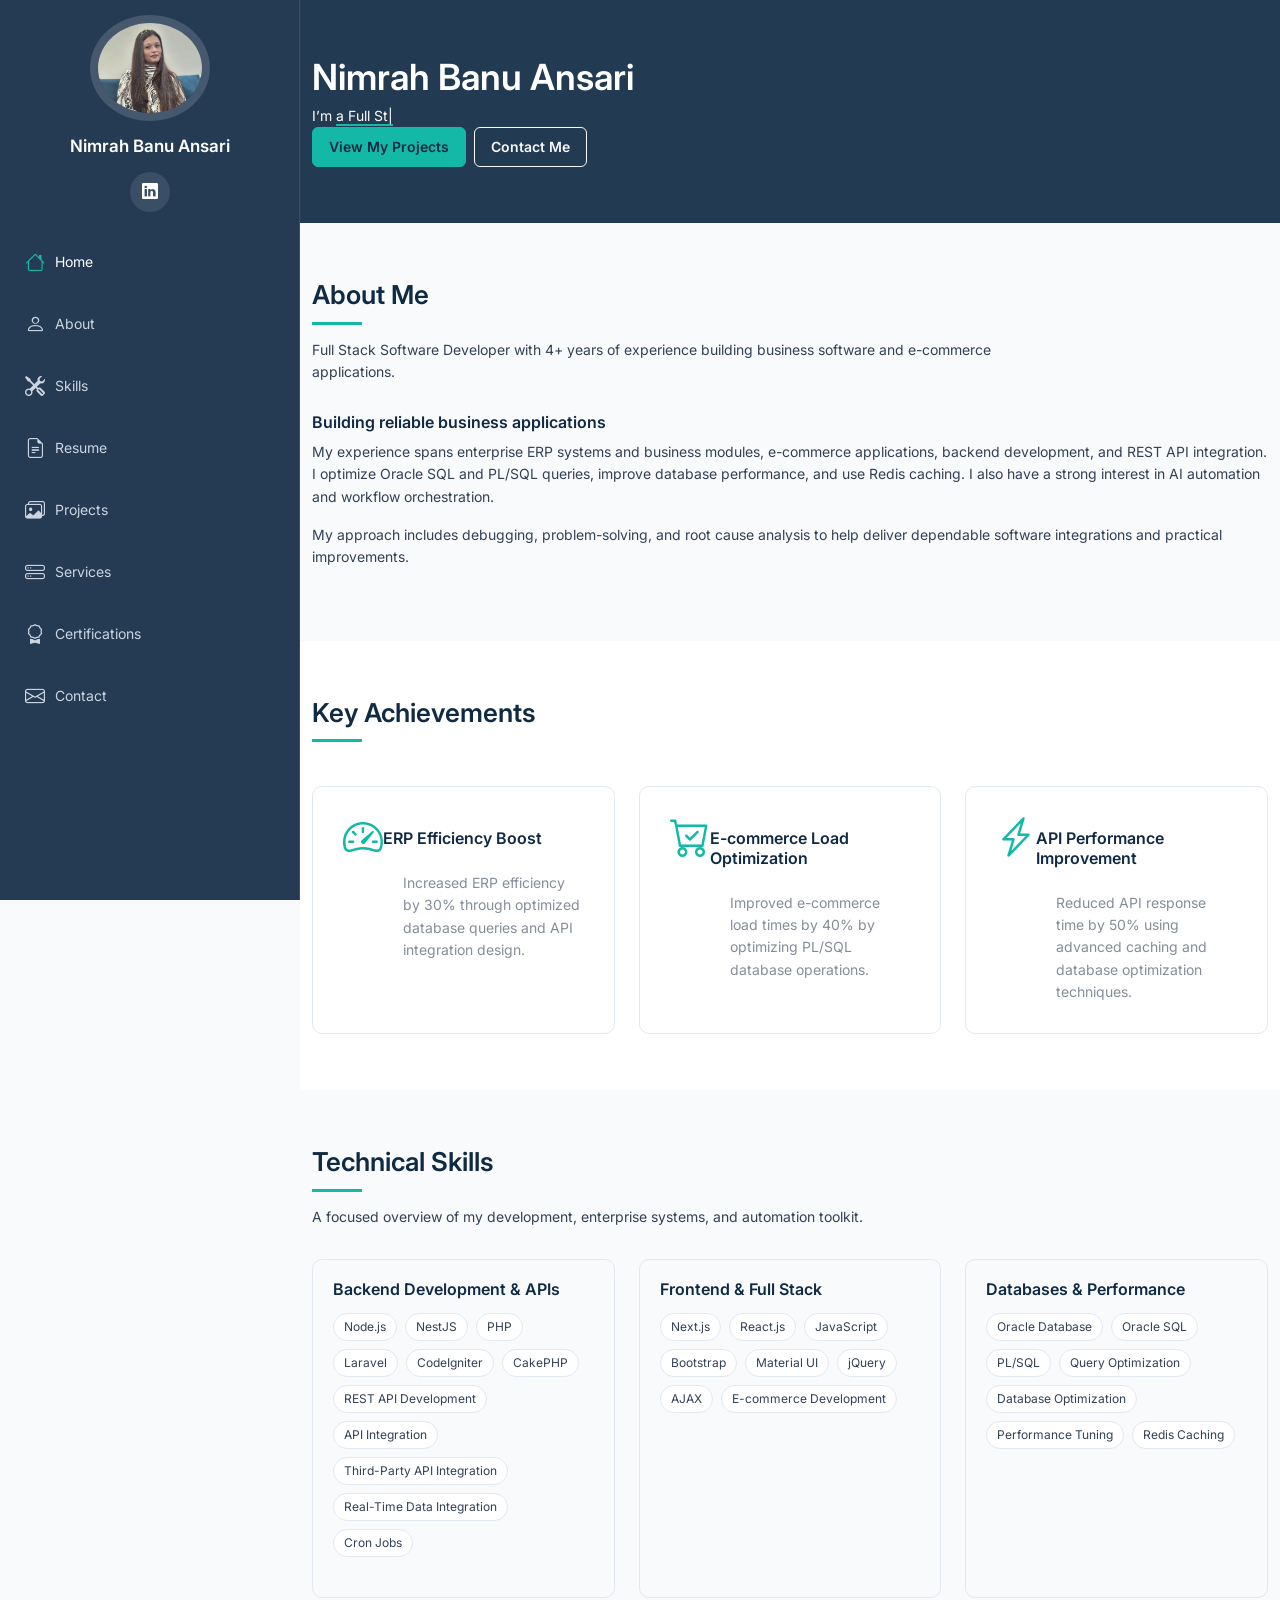
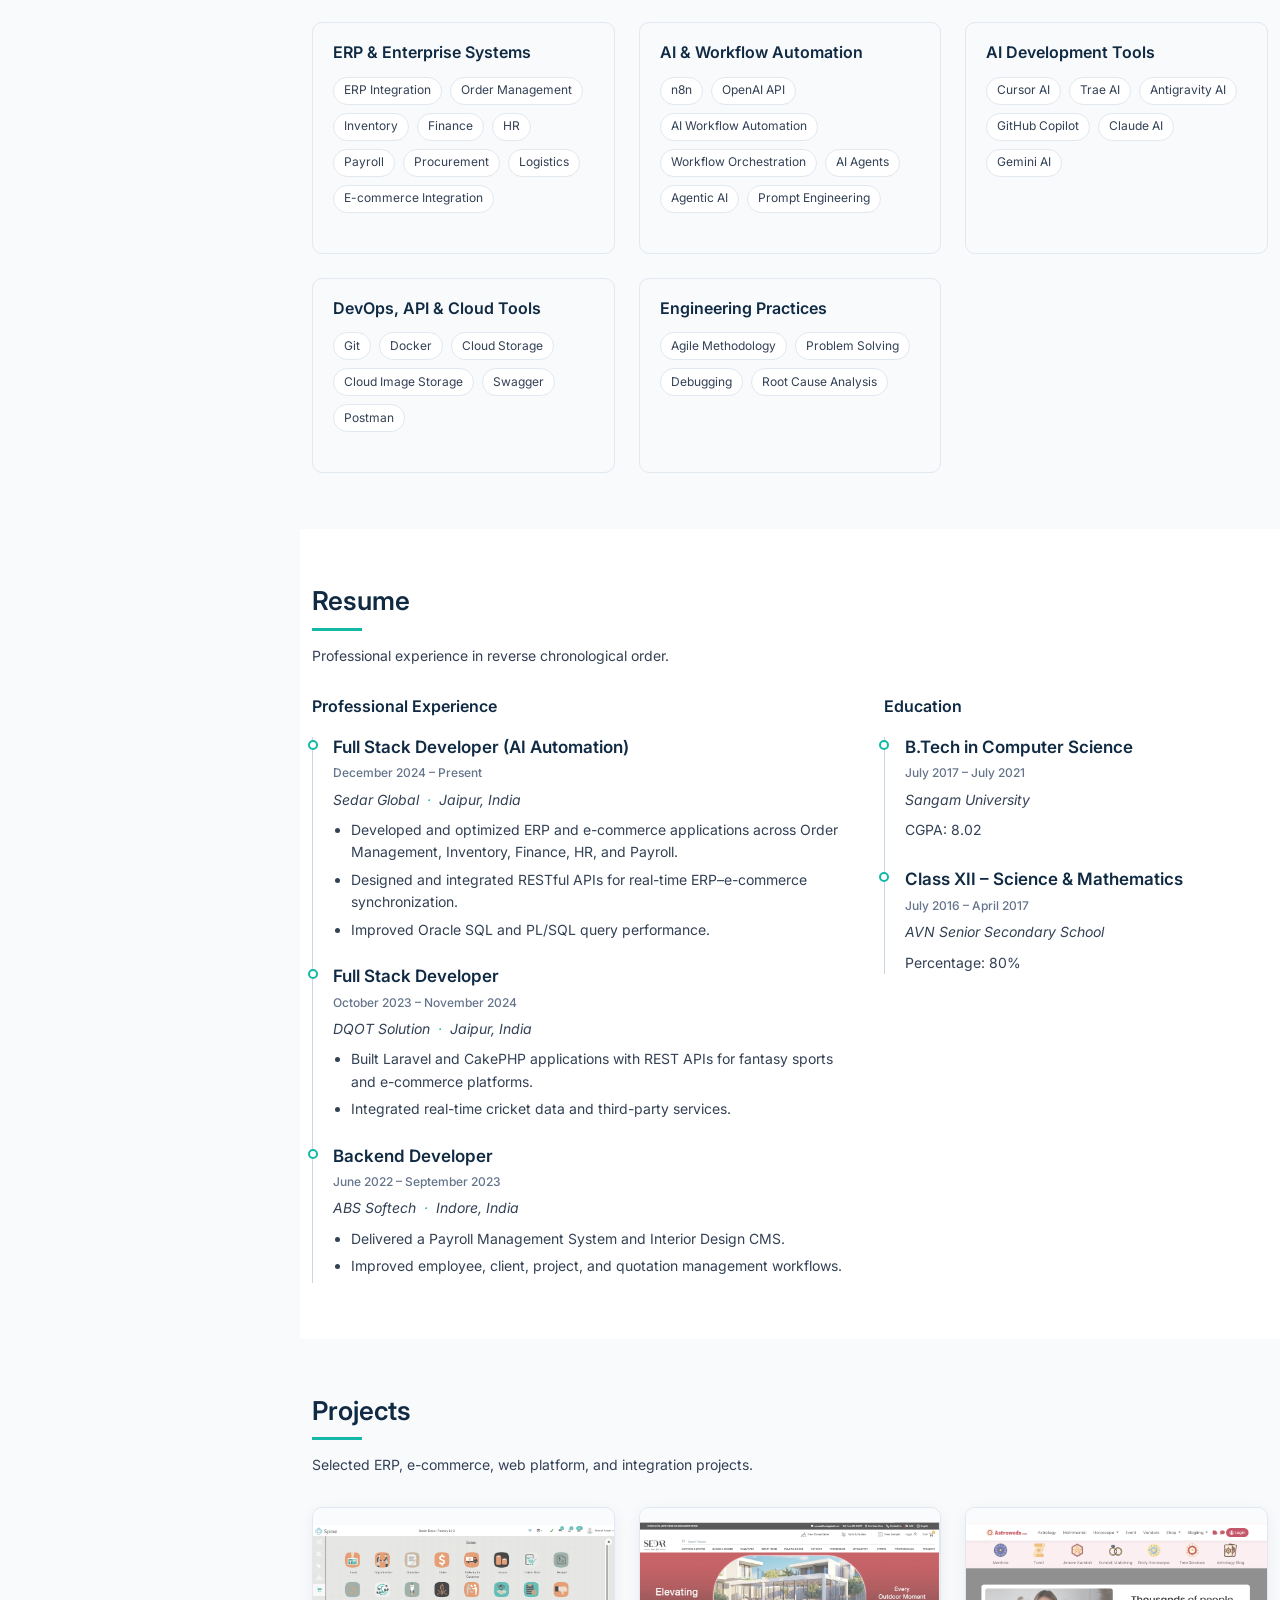
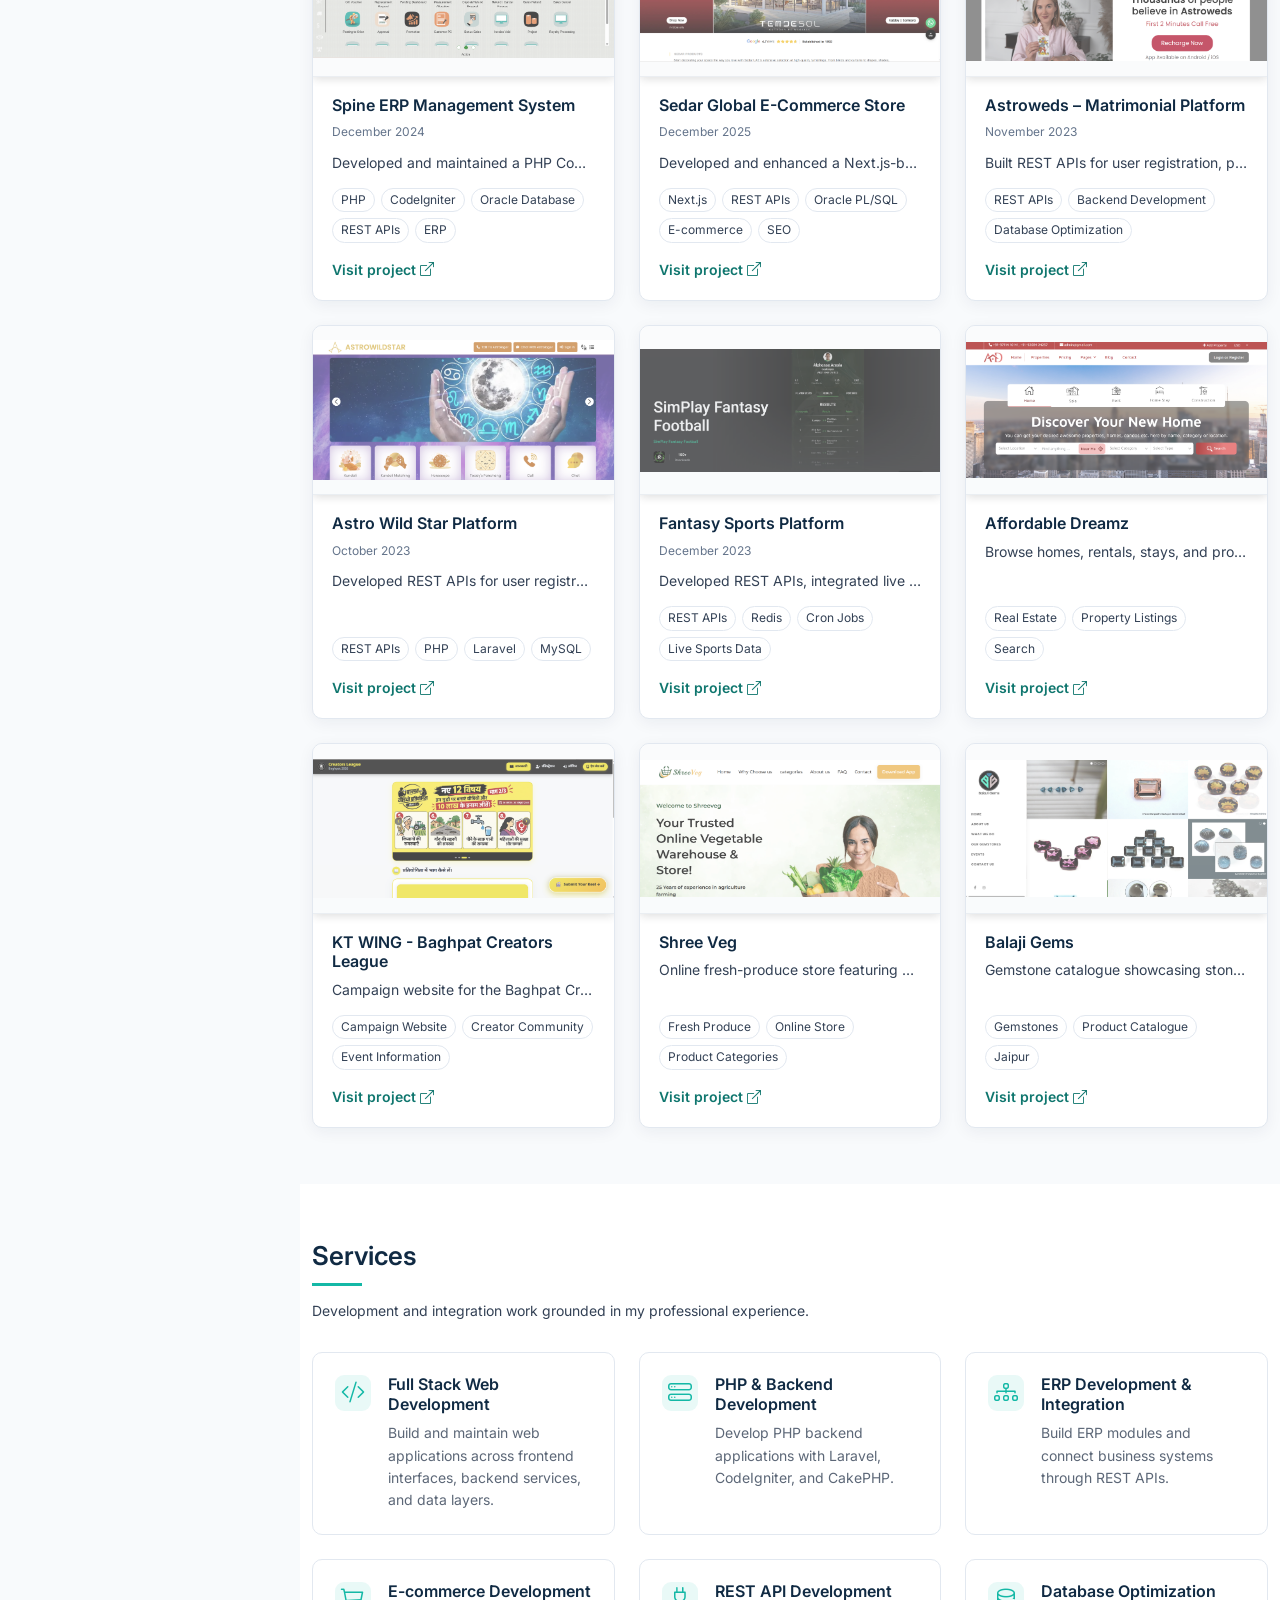
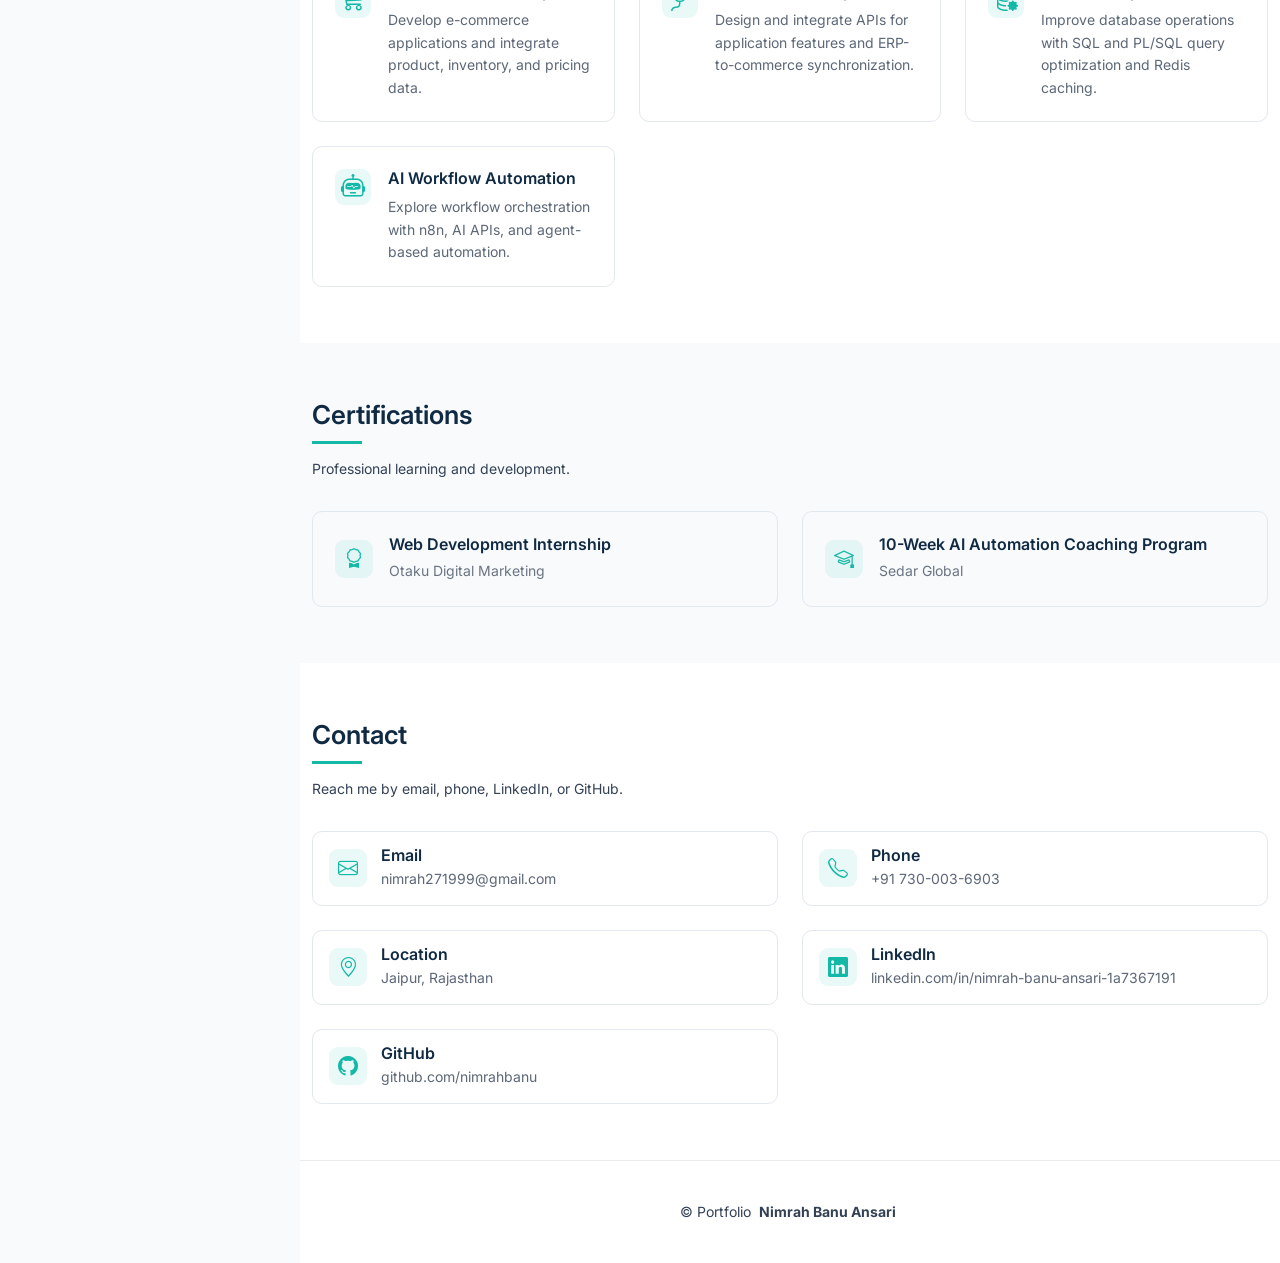
<file: index.html>
<!DOCTYPE html>
<html lang="en">

<head>
  <meta charset="utf-8">
  <meta content="width=device-width, initial-scale=1.0" name="viewport">
  <title>Full Stack Software Developer | AI Automation</title>
  <meta name="description"
    content="Full Stack Software Developer with 4+ years of experience building ERP systems and e-commerce applications using Node.js, NestJS, Next.js, PHP, and SQL. Experienced in REST APIs, database optimization, enterprise integrations, and AI workflow automation.">
  <meta name="keywords"
    content="Full Stack Developer, ERP, e-commerce, Node.js, NestJS, Next.js, PHP, REST API, AI automation">

  <!-- Favicons -->
  <!-- <link href="assets/img/favicon.png" rel="icon"> -->
  <link href="assets/img/apple-touch-icon.png" rel="apple-touch-icon">

  <!-- Fonts -->
  <link href="https://fonts.googleapis.com" rel="preconnect">
  <link href="https://fonts.gstatic.com" rel="preconnect" crossorigin>
  <link href="https://fonts.googleapis.com/css2?family=Inter:wght@400;500;600;700&display=swap" rel="stylesheet">

  <!-- Vendor CSS Files -->
  <link href="assets/vendor/bootstrap/css/bootstrap.min.css" rel="stylesheet">
  <link href="assets/vendor/bootstrap-icons/bootstrap-icons.css" rel="stylesheet">
  <link href="assets/vendor/aos/aos.css" rel="stylesheet">
  <link href="assets/vendor/glightbox/css/glightbox.min.css" rel="stylesheet">
  <link href="assets/vendor/swiper/swiper-bundle.min.css" rel="stylesheet">

  <!-- Main CSS File -->
  <link href="assets/css/main.css" rel="stylesheet">

  <!-- =======================================================
  * Template Name: Projects
  * Template URL: https://bootstrapmade.com/iportfolio-bootstrap-portfolio-websites-template/
  * Updated: Jun 29 2024 with Bootstrap v5.3.3
  * Author: BootstrapMade.com
  * License: https://bootstrapmade.com/license/
  ======================================================== -->
</head>

<body class="index-page">
  <header id="header" class="header dark-background d-flex flex-column">
    <i class="header-toggle d-xl-none bi bi-list" aria-label="Open navigation menu" role="button" tabindex="0"></i>
    <div class="profile-img"><img src="assets/img/my-profile-img.jpeg" alt="Profile photo of Nimrah Banu Ansari"
        class="img-fluid rounded-circle"></div>
    <a href="#hero" class="logo d-flex align-items-center justify-content-center">
      <h1 class="sitename">Nimrah Banu Ansari</h1>
    </a>
    <div class="social-links text-center"><a href="https://linkedin.com/in/nimrah-banu-ansari-1a7367191"
        class="linkedin" aria-label="LinkedIn profile" target="_blank" rel="noopener noreferrer"><i
          class="bi bi-linkedin"></i></a></div>
    <nav id="navmenu" class="navmenu" aria-label="Main navigation">
      <ul>
        <li><a href="#hero" class="active"><i class="bi bi-house navicon"></i>Home</a></li>
        <li><a href="#about"><i class="bi bi-person navicon"></i>About</a></li>
               <li><a href="#skills"><i class="bi bi-tools navicon"></i>Skills</a></li>
        <li><a href="#resume"><i class="bi bi-file-earmark-text navicon"></i>Resume</a></li>
 
        <li><a href="#portfolio"><i class="bi bi-images navicon"></i>Projects</a></li>
        <li><a href="#services"><i class="bi bi-hdd-stack navicon"></i>Services</a></li>
        <li><a href="#certifications"><i class="bi bi-award navicon"></i>Certifications</a></li>
        <li><a href="#contact"><i class="bi bi-envelope navicon"></i>Contact</a></li>
      </ul>
    </nav>
  </header>
  <main class="main">
    <section id="hero" class="hero section dark-background">
      <!-- <img src="assets/img/hero-bg.jpeg"
        alt="Abstract dark portfolio background" data-aos="fade-in"> -->
      <div class="container" data-aos="fade-up" data-aos-delay="100">
        <h2>Nimrah Banu Ansari</h2>
        <p>
          <!-- <span>Full Stack Software Developer | AI Automation</span> -->
        </p>
        <p>I’m <span class="typed"
            data-typed-items="a freelancer, a Full Stack Software Developer, an AI Automation Developer">a Full Stack
            Software Developer</span></p>

        <!-- <p class="hero-intro">Building Scalable ERP, E-Commerce &amp; AI Automation Solutions</p>
<p>Full Stack Software Developer with 4+ years of experience building ERP systems and e-commerce applications using Node.js, NestJS, Next.js, PHP, and SQL. Skilled in REST APIs, database optimization, and enterprise integrations, with a strong interest in AI automation, Agentic AI, and n8n workflow orchestration.</p> -->
        <a class="btn btn-primary me-2" href="#portfolio">View My Projects</a><a class="btn btn-outline-light"
          href="#contact">Contact Me</a>
      </div>
    </section>
    <section id="about" class="about section">
      <div class="container section-title" data-aos="fade-up">
        <h2>About Me</h2>
        <p>Full Stack Software Developer with 4+ years of experience building business software and e-commerce
          applications.</p>
      </div>
      <div class="container" data-aos="fade-up">
        <div class="content">
          <h3>Building reliable business applications</h3>
          <p>My experience spans enterprise ERP systems and business modules, e-commerce applications, backend
            development, and REST API integration. I optimize Oracle SQL and PL/SQL queries, improve database
            performance, and use Redis caching. I also have a strong interest in AI automation and workflow
            orchestration.
          </p>
          <p>My approach includes debugging, problem-solving, and root cause analysis to help deliver dependable
            software integrations and practical improvements.</p>
        </div>
      </div>
    </section>
    <section id="achievements" class="stats section light-background">
      <div class="container section-title">
        <h2>Key Achievements</h2>
      </div>
      <div class="container">
        <div class="row gy-4">
          <div class="col-lg-4 col-md-6">
            <div class="stats-item achievement-card"><i class="bi bi-speedometer2"></i>
              <h3>ERP Efficiency Boost</h3>
              <p>Increased ERP efficiency by 30% through optimized database queries and API integration design.</p>
            </div>
          </div>
          <div class="col-lg-4 col-md-6">
            <div class="stats-item achievement-card"><i class="bi bi-cart-check"></i>
              <h3>E-commerce Load Optimization</h3>
              <p>Improved e-commerce load times by 40% by optimizing PL/SQL database operations.</p>
            </div>
          </div>
          <div class="col-lg-4 col-md-6">
            <div class="stats-item achievement-card"><i class="bi bi-lightning-charge"></i>
              <h3>API Performance Improvement</h3>
              <p>Reduced API response time by 50% using advanced caching and database optimization techniques.</p>
            </div>
          </div>
        </div>
      </div>
    </section>
    <section id="skills" class="skills section">
      <div class="container section-title">
        <h2>Technical Skills</h2>
        <p>A focused overview of my development, enterprise systems, and automation toolkit.</p>
      </div>
      <div class="container">
        <div class="row gy-4">
          <div class="col-lg-4 col-md-6">
            <div class="skill-group">
              <h3>Backend Development &amp; APIs</h3>
              <div class="skill-tags">
                <span>Node.js</span><span>NestJS</span><span>PHP</span><span>Laravel</span><span>CodeIgniter</span><span>CakePHP</span><span>REST
                  API Development</span><span>API Integration</span><span>Third-Party API
                  Integration</span><span>Real-Time Data Integration</span><span>Cron Jobs</span>
              </div>
            </div>
          </div>
          <div class="col-lg-4 col-md-6">
            <div class="skill-group">
              <h3>Frontend &amp; Full Stack</h3>
              <div class="skill-tags">
                <span>Next.js</span><span>React.js</span><span>JavaScript</span><span>Bootstrap</span><span>Material
                  UI</span><span>jQuery</span><span>AJAX</span><span>E-commerce Development</span>
              </div>
            </div>
          </div>
          <div class="col-lg-4 col-md-6">
            <div class="skill-group">
              <h3>Databases &amp; Performance</h3>
              <div class="skill-tags"><span>Oracle Database</span><span>Oracle
                  SQL</span><span>PL/SQL</span><span>Query Optimization</span><span>Database
                  Optimization</span><span>Performance Tuning</span><span>Redis Caching</span></div>
            </div>
          </div>
          <div class="col-lg-4 col-md-6">
            <div class="skill-group">
              <h3>ERP &amp; Enterprise Systems</h3>
              <div class="skill-tags"><span>ERP Integration</span><span>Order
                  Management</span><span>Inventory</span><span>Finance</span><span>HR</span><span>Payroll</span><span>Procurement</span><span>Logistics</span><span>E-commerce
                  Integration</span></div>
            </div>
          </div>
          <div class="col-lg-4 col-md-6">
            <div class="skill-group">
              <h3>AI &amp; Workflow Automation</h3>
              <div class="skill-tags"><span>n8n</span><span>OpenAI API</span><span>AI Workflow
                  Automation</span><span>Workflow Orchestration</span><span>AI Agents</span><span>Agentic
                  AI</span><span>Prompt Engineering</span></div>
            </div>
          </div>
          <div class="col-lg-4 col-md-6">
            <div class="skill-group">
              <h3>AI Development Tools</h3>
              <div class="skill-tags"><span>Cursor AI</span><span>Trae AI</span><span>Antigravity AI</span><span>GitHub
                  Copilot</span><span>Claude AI</span><span>Gemini AI</span></div>
            </div>
          </div>
          <div class="col-lg-4 col-md-6">
            <div class="skill-group">
              <h3>DevOps, API &amp; Cloud Tools</h3>
              <div class="skill-tags"><span>Git</span><span>Docker</span><span>Cloud Storage</span><span>Cloud Image
                  Storage</span><span>Swagger</span><span>Postman</span></div>
            </div>
          </div>
          <div class="col-lg-4 col-md-6">
            <div class="skill-group">
              <h3>Engineering Practices</h3>
              <div class="skill-tags"><span>Agile Methodology</span><span>Problem
                  Solving</span><span>Debugging</span><span>Root Cause Analysis</span></div>
            </div>
          </div>
        </div>
      </div>
    </section>
    <section id="resume" class="resume section light-background">
      <div class="container section-title">
        <h2>Resume</h2>
        <p>Professional experience in reverse chronological order.</p>
      </div>
      <div class="container">
        <div class="row">
          <div class="col-lg-7">
            <h3 class="resume-title">Professional Experience</h3>
            <div class="resume-item">
              <h4>Full Stack Developer (AI Automation)</h4>
              <h5>December 2024 &#8211; Present</h5>
              <p><em>Sedar Global <span class="meta-separator">&#183;</span> Jaipur, India</em></p>
              <ul>
                <li>Developed and optimized ERP and e-commerce applications across Order Management, Inventory, Finance,
                  HR, and Payroll.</li>
                <li>Designed and integrated RESTful APIs for real-time ERP&#8211;e-commerce synchronization.</li>
                <li>Improved Oracle SQL and PL/SQL query performance.</li>
              </ul>
            </div>
            <div class="resume-item">
              <h4>Full Stack Developer</h4>
              <h5>October 2023 &#8211; November 2024</h5>
              <p><em>DQOT Solution <span class="meta-separator">&#183;</span> Jaipur, India</em></p>
              <ul>
                <li>Built Laravel and CakePHP applications with REST APIs for fantasy sports and e-commerce platforms.
                </li>
                <li>Integrated real-time cricket data and third-party services.</li>
              </ul>
            </div>
            <div class="resume-item">
              <h4>Backend Developer</h4>
              <h5>June 2022 &#8211; September 2023</h5>
              <p><em>ABS Softech <span class="meta-separator">&#183;</span> Indore, India</em></p>
              <ul>
                <li>Delivered a Payroll Management System and Interior Design CMS.</li>
                <li>Improved employee, client, project, and quotation management workflows.</li>
              </ul>
            </div>
          </div>
          <div class="col-lg-5">
            <h3 class="resume-title">Education</h3>
            <div class="resume-item">
              <h4>B.Tech in Computer Science</h4>
              <h5>July 2017 &#8211; July 2021</h5>
              <p><em>Sangam University</em></p>
              <p>CGPA: 8.02</p>

            </div>
            <div class="resume-item">
              <h4>Class XII &#8211; Science &amp; Mathematics</h4>
              <h5>July 2016 &#8211; April 2017</h5>
              <p><em>AVN Senior Secondary School</em></p>
              <p>Percentage: 80%</p>
            </div>
          </div>
        </div>
      </div>
    </section>
    <section id="portfolio" class="portfolio section">
      <div class="container section-title">
        <h2>Projects</h2>
        <p>Selected ERP, e-commerce, web platform, and integration projects.</p>
      </div>
      <div class="container">
        <div class="row gy-4">
          <div class="col-lg-4 col-md-6">
            <article class="project-card"><img src="assets/img/projects/spine-erp.png" class="img-fluid"
                alt="Illustrative placeholder image for Spine ERP Management System">
              <div class="project-body">
                <h3>Spine ERP Management System</h3>
                <p class="project-date">December 2024</p>
                <p>Developed and maintained a PHP CodeIgniter-based ERP system covering Finance, HRMS, Procurement,
                  Logistics, Inventory, Order Management, and Payroll on Oracle Database. Built RESTful APIs integrating
                  ERP with e-commerce platforms and used cloud storage for secure, scalable operations.</p>
                <div class="skill-tags project-tags"><span>PHP</span><span>CodeIgniter</span><span>Oracle
                    Database</span><span>REST APIs</span><span>ERP</span></div><a href="https://www.sedarspine.com/en/"
                  target="_blank" rel="noopener noreferrer">Visit project <i class="bi bi-box-arrow-up-right"></i></a>
              </div>
            </article>
          </div>
          <div class="col-lg-4 col-md-6">
            <article class="project-card"><img src="assets/img/projects/sedar-commerce.png" class="img-fluid"
                alt="Illustrative placeholder image for Sedar Global E-Commerce Store">
              <div class="project-body">
                <h3>Sedar Global E-Commerce Store</h3>
                <p class="project-date">December 2025</p>
                <p>Developed and enhanced a Next.js-based enterprise e-commerce platform with REST API integrations for
                  real-time product, inventory, and pricing synchronization. Optimized Oracle PL/SQL operations,
                  cloud-based image storage, SEO, and overall application performance.</p>
                <div class="skill-tags project-tags"><span>Next.js</span><span>REST APIs</span><span>Oracle
                    PL/SQL</span><span>E-commerce</span><span>SEO</span></div><a
                  href="https://www.sedarglobal.com/uae-en/" target="_blank" rel="noopener noreferrer">Visit project <i
                    class="bi bi-box-arrow-up-right"></i></a>
              </div>
            </article>
          </div>
          <div class="col-lg-4 col-md-6">
            <article class="project-card"><img src="assets/img/projects/astroweds.png" class="img-fluid"
                alt="Illustrative placeholder image for Astroweds matrimonial platform">
              <div class="project-body">
                <h3>Astroweds &#8211; Matrimonial Platform</h3>
                <p class="project-date">November 2023</p>
                <p>Built REST APIs for user registration, profile management, matchmaking, and search, optimizing
                  database performance for a seamless user experience.</p>
                <div class="skill-tags project-tags"><span>REST APIs</span><span>Backend
                    Development</span><span>Database Optimization</span></div><a href="https://astroweds.com/"
                  target="_blank" rel="noopener noreferrer">Visit project <i class="bi bi-box-arrow-up-right"></i></a>
              </div>
            </article>
          </div>
          <div class="col-lg-4 col-md-6">
            <article class="project-card"><img src="assets/img/projects/astrowildstar.png" class="img-fluid"
                alt="Illustrative placeholder image for Astroweds matrimonial platform">
              <div class="project-body">
                <h3>Astro Wild Star Platform</h3>
                <p class="project-date">October 2023</p>
                <p>Developed REST APIs for user registration, profile management, matchmaking, and search functionality.
Optimized database queries to improve performance and deliver a seamless user experience.</p>
                <div class="skill-tags project-tags">
                   <span>REST APIs</span>  <span>PHP</span>  <span>Laravel</span> <span>MySQL</span>
                  </div><a href="https://astrowildstar.com/"
                  target="_blank" rel="noopener noreferrer">Visit project <i class="bi bi-box-arrow-up-right"></i></a>
              </div>
            </article>
          </div>
          <div class="col-lg-4 col-md-6">
            <article class="project-card"><img src="assets/img/projects/fantasy-sports.png" class="img-fluid"
                alt="Illustrative placeholder image for a fantasy sports platform">
              <div class="project-body">
                <h3>Fantasy Sports Platform</h3>
                <p class="project-date">December 2023</p>
                <p>Developed REST APIs, integrated live cricket data, and implemented Redis caching and cron jobs for
                  high-performance fantasy league management.</p>
                <div class="skill-tags project-tags"><span>REST APIs</span><span>Redis</span><span>Cron
                    Jobs</span><span>Live Sports Data</span></div><a
                  href="https://api.simplayfantasyfootball.com/admin/dashboard" target="_blank"
                  rel="noopener noreferrer">Visit project <i class="bi bi-box-arrow-up-right"></i></a>
              </div>
            </article>
          </div>
          <div class="col-lg-4 col-md-6">
            <article class="project-card"><img src="assets/img/projects/affordable-dreamz.png" class="img-fluid"
                alt="Illustrative placeholder artwork for the Affordable Dreamz property platform">
              <div class="project-body">
                <h3>Affordable Dreamz</h3>
                <p class="project-description"><span>Browse homes, rentals, stays, and property listings in one
                    place.</span><span>Explore available options by category, property type, and location.</span></p>
                <div class="skill-tags project-tags"><span>Real Estate</span><span>Property
                    Listings</span><span>Search</span></div>
                <a href="https://affordabledreamz.com/" target="_blank" rel="noopener noreferrer">Visit project <i
                    class="bi bi-box-arrow-up-right"></i></a>
              </div>
            </article>
          </div>
          <div class="col-lg-4 col-md-6">
            <article class="project-card"><img src="assets/img/projects/ktwing.png" class="img-fluid"
                alt="Illustrative placeholder artwork for the KT WING Baghpat Creators League campaign">
              <div class="project-body">
                <h3>KT WING - Baghpat Creators League</h3>
                <p class="project-description"><span>Campaign website for the Baghpat Creators League awareness
                    initiative.</span><span>Shares event information, participation details, and campaign
                    updates.</span></p>
                <div class="skill-tags project-tags"><span>Campaign Website</span><span>Creator
                    Community</span><span>Event Information</span></div>
                <a href="https://ktwing.com/" target="_blank" rel="noopener noreferrer">Visit project <i
                    class="bi bi-box-arrow-up-right"></i></a>
              </div>
            </article>
          </div>
          <div class="col-lg-4 col-md-6">
            <article class="project-card"><img src="assets/img/projects/shree-veg.png" class="img-fluid"
                alt="Illustrative placeholder artwork for the Shree Veg fresh produce store">
              <div class="project-body">
                <h3>Shree Veg</h3>
                <p class="project-description"><span>Online fresh-produce store featuring vegetables, fruits, and
                    groceries.</span><span>Visitors can explore product categories and available delivery
                    options.</span></p>
                <div class="skill-tags project-tags"><span>Fresh Produce</span><span>Online Store</span><span>Product
                    Categories</span></div>
                <a href="https://shreeveg.in/" target="_blank" rel="noopener noreferrer">Visit project <i
                    class="bi bi-box-arrow-up-right"></i></a>
              </div>
            </article>
          </div>
          <div class="col-lg-4 col-md-6">
            <article class="project-card"><img src="assets/img/projects/balaji-gems.png" class="img-fluid"
                alt="Illustrative placeholder artwork for the Balaji Gems gemstone catalogue">
              <div class="project-body">
                <h3>Balaji Gems</h3>
                <p class="project-description"><span>Gemstone catalogue showcasing stones, cuts, shapes, and
                    collections.</span><span>Introduces the Jaipur-based importer, exporter, and manufacturer.</span>
                </p>
                <div class="skill-tags project-tags"><span>Gemstones</span><span>Product
                    Catalogue</span><span>Jaipur</span></div>
                <a href="https://balajigems.com/" target="_blank" rel="noopener noreferrer">Visit project <i
                    class="bi bi-box-arrow-up-right"></i></a>
              </div>
            </article>
          </div>
        </div>
        <!-- <p class="small mt-3">Project images are illustrative placeholders and can be replaced with approved screenshots.</p> -->
      </div>
    </section>
    <section id="services" class="services section light-background">
      <div class="container section-title">
        <h2>Services</h2>
        <p>Development and integration work grounded in my professional experience.</p>
      </div>
      <div class="container">
        <div class="row gy-4">
          <div class="col-md-6 col-lg-4">
            <article class="service-item"><span class="service-icon"><i class="bi bi-code-slash"
                  aria-hidden="true"></i></span>
              <h3>Full Stack Web Development</h3>
              <p>Build and maintain web applications across frontend interfaces, backend services, and data layers.</p>
            </article>
          </div>
          <div class="col-md-6 col-lg-4">
            <article class="service-item"><span class="service-icon"><i class="bi bi-hdd-stack"
                  aria-hidden="true"></i></span>
              <h3>PHP &amp; Backend Development</h3>
              <p>Develop PHP backend applications with Laravel, CodeIgniter, and CakePHP.</p>
            </article>
          </div>
          <div class="col-md-6 col-lg-4">
            <article class="service-item"><span class="service-icon"><i class="bi bi-diagram-3"
                  aria-hidden="true"></i></span>
              <h3>ERP Development &amp; Integration</h3>
              <p>Build ERP modules and connect business systems through REST APIs.</p>
            </article>
          </div>
          <div class="col-md-6 col-lg-4">
            <article class="service-item"><span class="service-icon"><i class="bi bi-cart3"
                  aria-hidden="true"></i></span>
              <h3>E-commerce Development</h3>
              <p>Develop e-commerce applications and integrate product, inventory, and pricing data.</p>
            </article>
          </div>
          <div class="col-md-6 col-lg-4">
            <article class="service-item"><span class="service-icon"><i class="bi bi-plug"
                  aria-hidden="true"></i></span>
              <h3>REST API Development</h3>
              <p>Design and integrate APIs for application features and ERP-to-commerce synchronization.</p>
            </article>
          </div>
          <div class="col-md-6 col-lg-4">
            <article class="service-item"><span class="service-icon"><i class="bi bi-database-gear"
                  aria-hidden="true"></i></span>
              <h3>Database Optimization</h3>
              <p>Improve database operations with SQL and PL/SQL query optimization and Redis caching.</p>
            </article>
          </div>
          <div class="col-md-6 col-lg-4">
            <article class="service-item"><span class="service-icon"><i class="bi bi-robot"
                  aria-hidden="true"></i></span>
              <h3>AI Workflow Automation</h3>
              <p>Explore workflow orchestration with n8n, AI APIs, and agent-based automation.</p>
            </article>
          </div>
        </div>
      </div>
    </section>
    <section id="certifications" class="certifications section">
      <div class="container section-title">
        <h2>Certifications</h2>
        <p>Professional learning and development.</p>
      </div>
      <div class="container">
        <div class="row gy-4">
          <div class="col-md-6 col-lg-6">
            <article class="certification-card"><span class="certification-icon"><i class="bi bi-award"
                  aria-hidden="true"></i></span>
              <div>
                <h3>Web Development Internship</h3>
                <p>Otaku Digital Marketing</p>
              </div>
            </article>
          </div>
          <div class="col-md-6 col-lg-6">
            <article class="certification-card"><span class="certification-icon"><i class="bi bi-mortarboard"
                  aria-hidden="true"></i></span>
              <div>
                <h3>10-Week AI Automation Coaching Program</h3>
                <p>Sedar Global</p>
              </div>
            </article>
          </div>
        </div>
      </div>
    </section>
    <section id="contact" class="contact section light-background">
      <div class="container section-title">
        <h2>Contact</h2>
        <p>Reach me by email, phone, LinkedIn, or GitHub.</p>
      </div>
      <div class="container">
        <div class="row gy-4 align-items-stretch">
          <div class="col-lg-6">
            <div class="contact-card-list">
              <div class="contact-card"><i class="bi bi-envelope" aria-hidden="true"></i>
                <div>
                  <h3>Email</h3><a href="mailto:nimrah271999@gmail.com">nimrah271999@gmail.com</a>
                </div>
              </div>
            </div>
          </div>
          <div class="col-lg-6">
            <div class="contact-card-list">
              <div class="contact-card"><i class="bi bi-telephone" aria-hidden="true"></i>
                <div>
                  <h3>Phone</h3><a href="tel:+917300036903">+91 730-003-6903</a>
                </div>
              </div>
            </div>
          </div>
          <div class="col-lg-6">
            <div class="contact-card-list">
              <div class="contact-card"><i class="bi bi-geo-alt" aria-hidden="true"></i>
                <div>
                  <h3>Location</h3>
                  <p>Jaipur, Rajasthan</p>
                </div>
              </div>
            </div>
          </div>
          <div class="col-lg-6">
            <div class="contact-card-list">
              <div class="contact-card"><i class="bi bi-linkedin" aria-hidden="true"></i>
                <div>
                  <h3>LinkedIn</h3><a href="https://linkedin.com/in/nimrah-banu-ansari-1a7367191" target="_blank"
                    rel="noopener noreferrer">linkedin.com/in/nimrah-banu-ansari-1a7367191</a>
                </div>
              </div>
            </div>
          </div>
          <div class="col-lg-6">
            <div class="contact-card-list">
              <div class="contact-card"><i class="bi bi-github" aria-hidden="true"></i>
                <div>
                  <h3>GitHub</h3>
                  <a href="https://github.com/nimrahbanu" target="_blank"
                    rel="noopener noreferrer">github.com/nimrahbanu</a>
                </div>
              </div>
            </div>
          </div>
        </div>
        <!-- <div class="col-lg-7"><div class="contact-form-card">
                <h3>Send a message</h3>
                <form id="contact-form" class="php-email-form" action="forms/contact.php" method="post">
                  <div class="row gy-3">
                    <div class="col-md-6"><label for="contact-name">Name</label><input type="text" name="name" id="contact-name" class="form-control" autocomplete="name" required></div>
                    <div class="col-md-6"><label for="contact-email">Email</label><input type="email" name="email" id="contact-email" class="form-control" autocomplete="email" required></div>
                    <div class="col-12"><label for="contact-subject">Subject</label><input type="text" name="subject" id="contact-subject" class="form-control" required></div>
                    <div class="col-12"><label for="contact-message">Message</label><textarea name="message" id="contact-message" class="form-control" rows="5" required></textarea></div>
                    <div class="col-12"><button type="submit">Send Message</button><p id="contact-form-status" class="form-status" role="status" aria-live="polite"></p></div>
                  </div>
                </form>
              </div> -->
      </div>
    </section>
  </main>
  <footer id="footer" class="footer position-relative light-background">
    <div class="container">
      <div class="copyright text-center">
        <p>&copy; <span>Portfolio</span> <strong class="px-1 sitename">Nimrah Banu Ansari</strong></p>
      </div>
    </div>
  </footer>
  <a href="#" id="scroll-top" class="scroll-top d-flex align-items-center justify-content-center"
    aria-label="Scroll to top"><i class="bi bi-arrow-up-short"></i></a>
  <div id="preloader"></div>
  <script src="assets/vendor/bootstrap/js/bootstrap.bundle.min.js"></script>
  <script src="assets/vendor/aos/aos.js"></script>
  <script src="assets/vendor/typed.js/typed.umd.js"></script>
  <script src="assets/vendor/purecounter/purecounter_vanilla.js"></script>
  <script src="assets/vendor/waypoints/noframework.waypoints.js"></script>
  <script src="assets/vendor/glightbox/js/glightbox.min.js"></script>
  <script src="assets/vendor/imagesloaded/imagesloaded.pkgd.min.js"></script>
  <script src="assets/vendor/isotope-layout/isotope.pkgd.min.js"></script>
  <script src="assets/vendor/swiper/swiper-bundle.min.js"></script>
  <script src="assets/js/main.js"></script>

</body>

</html>
</file>
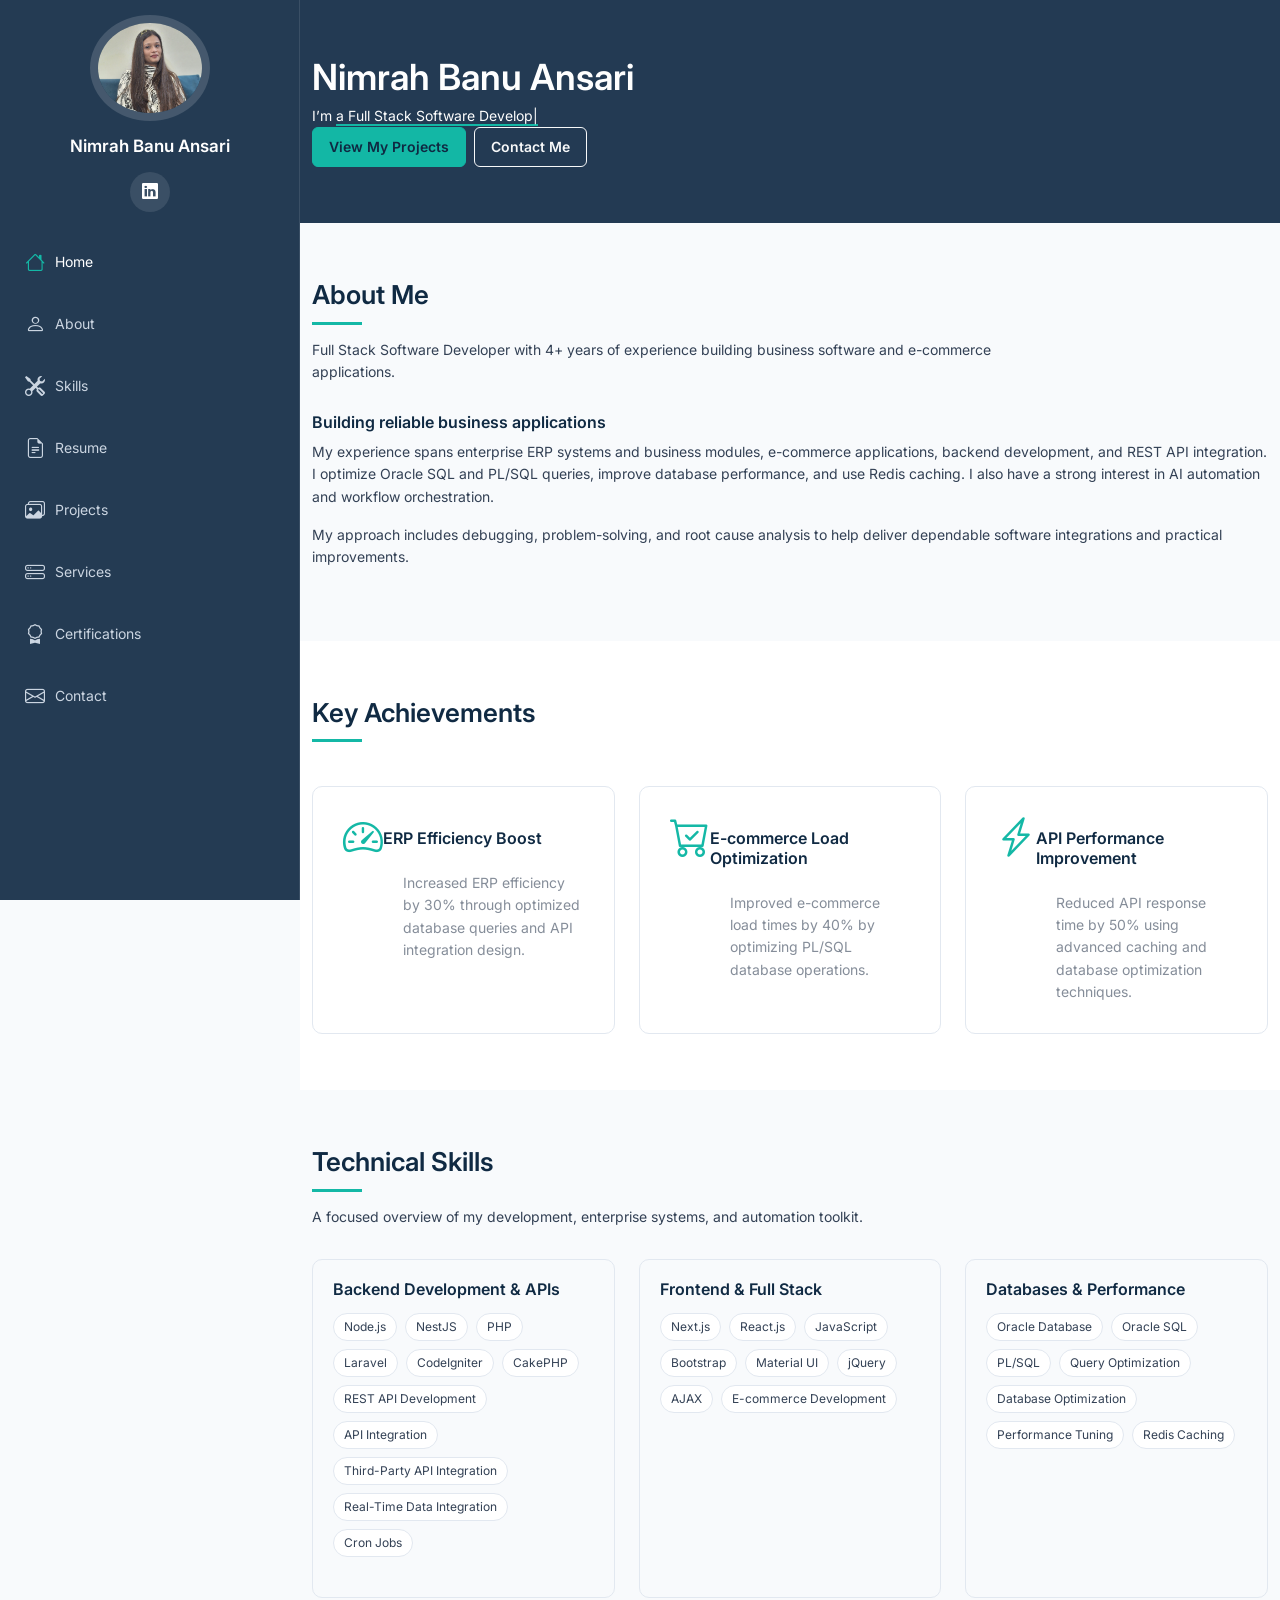
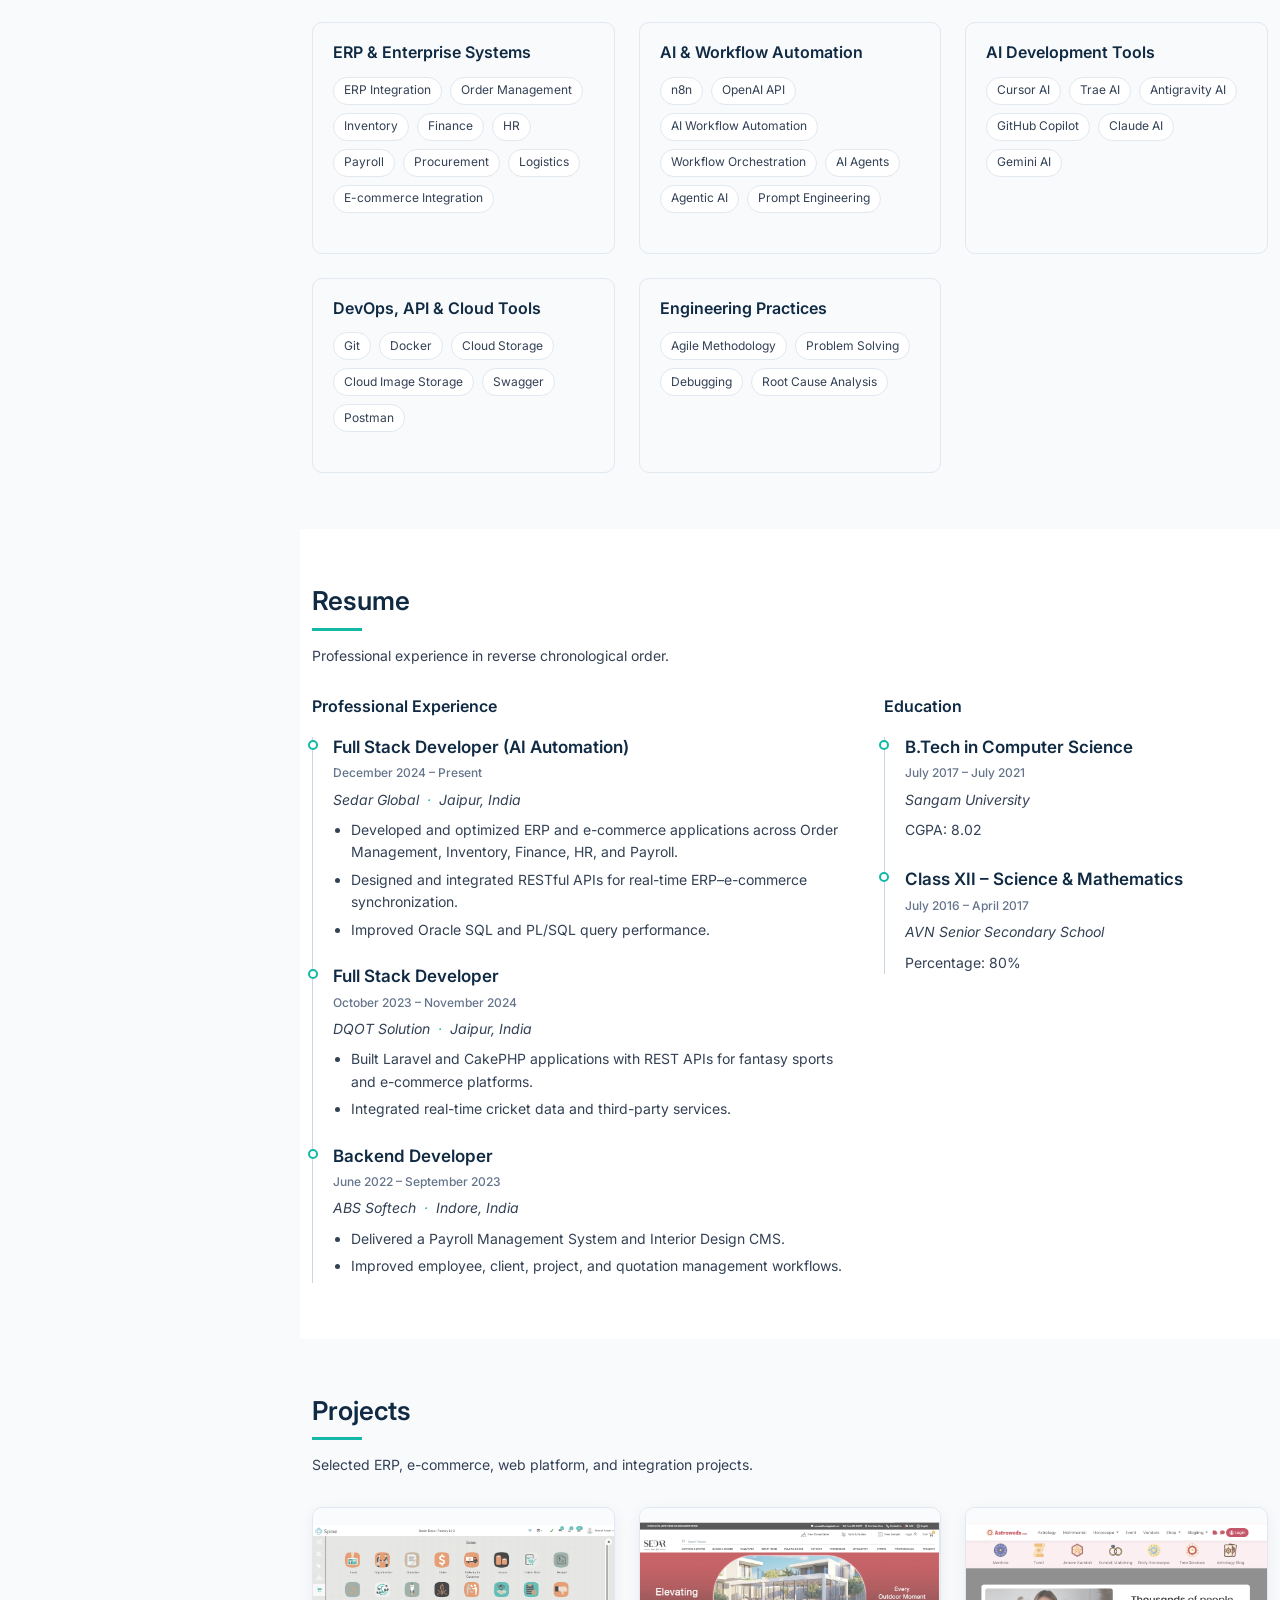
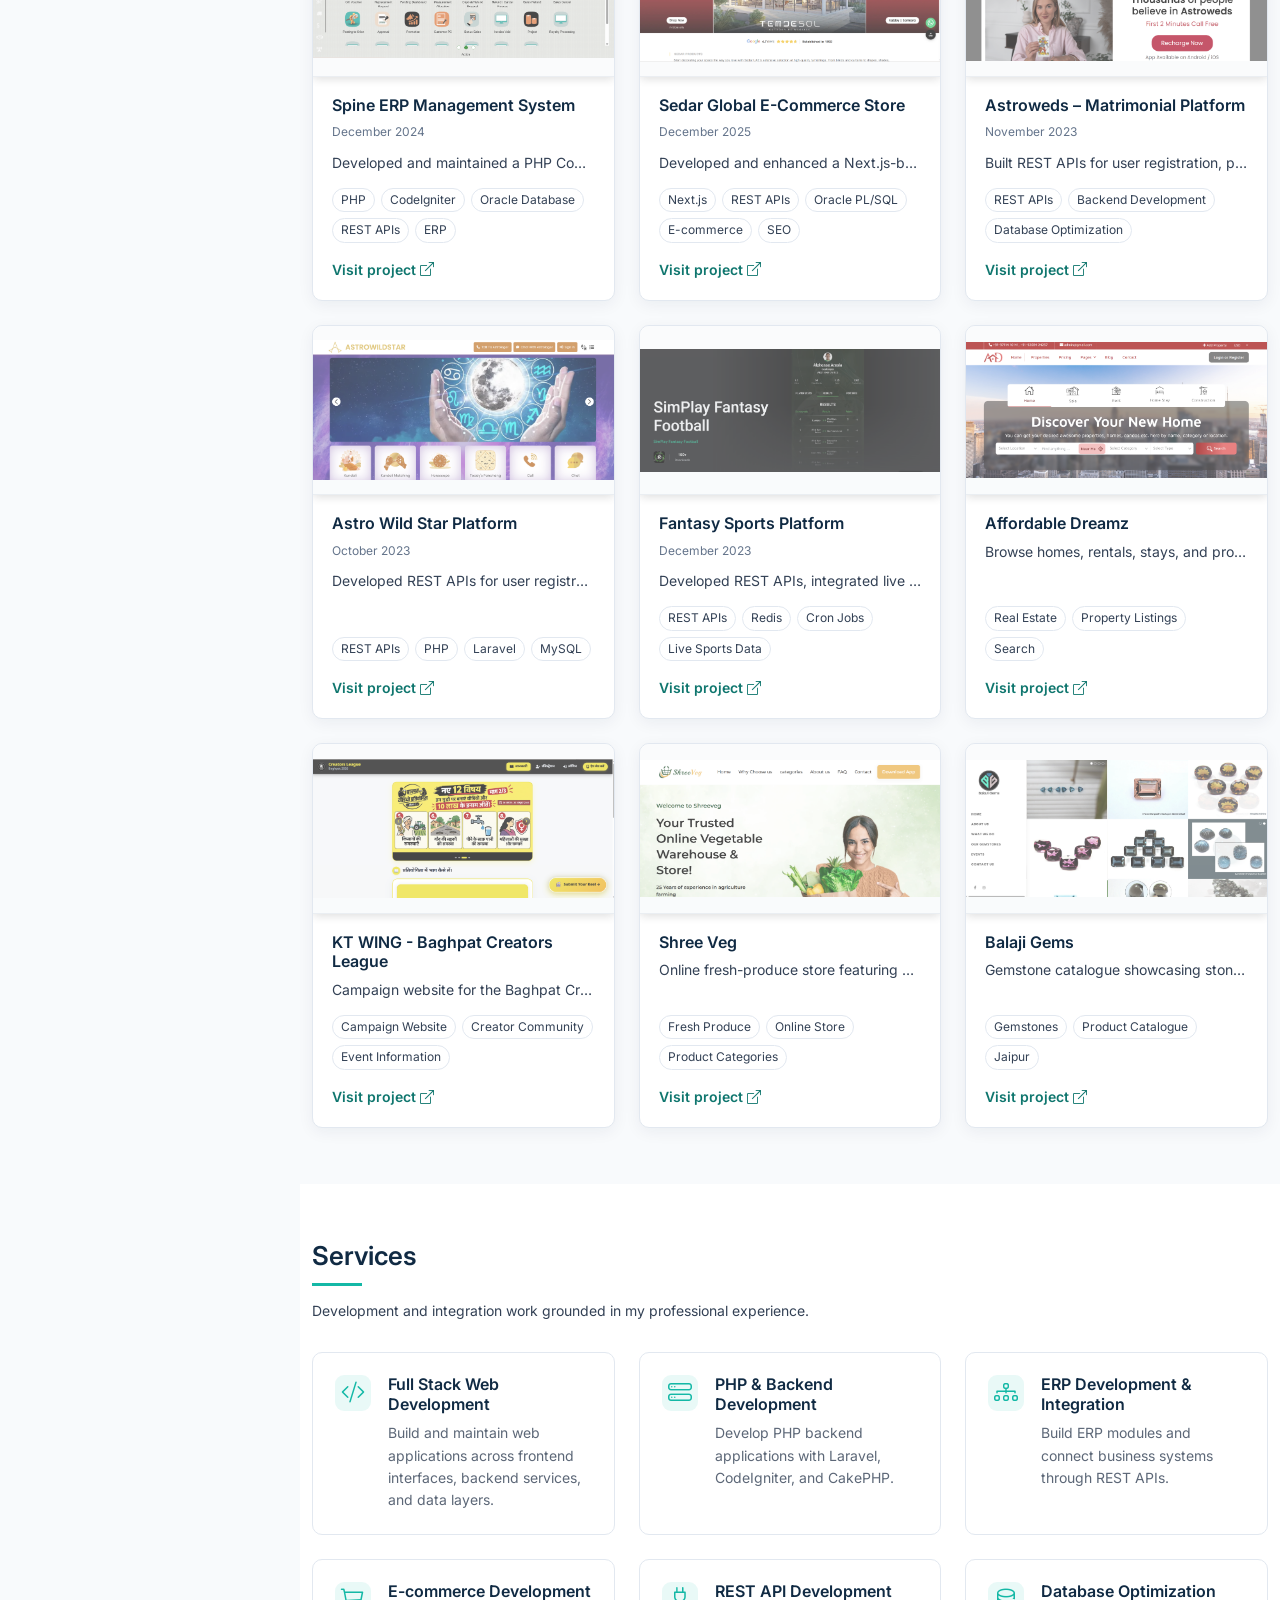
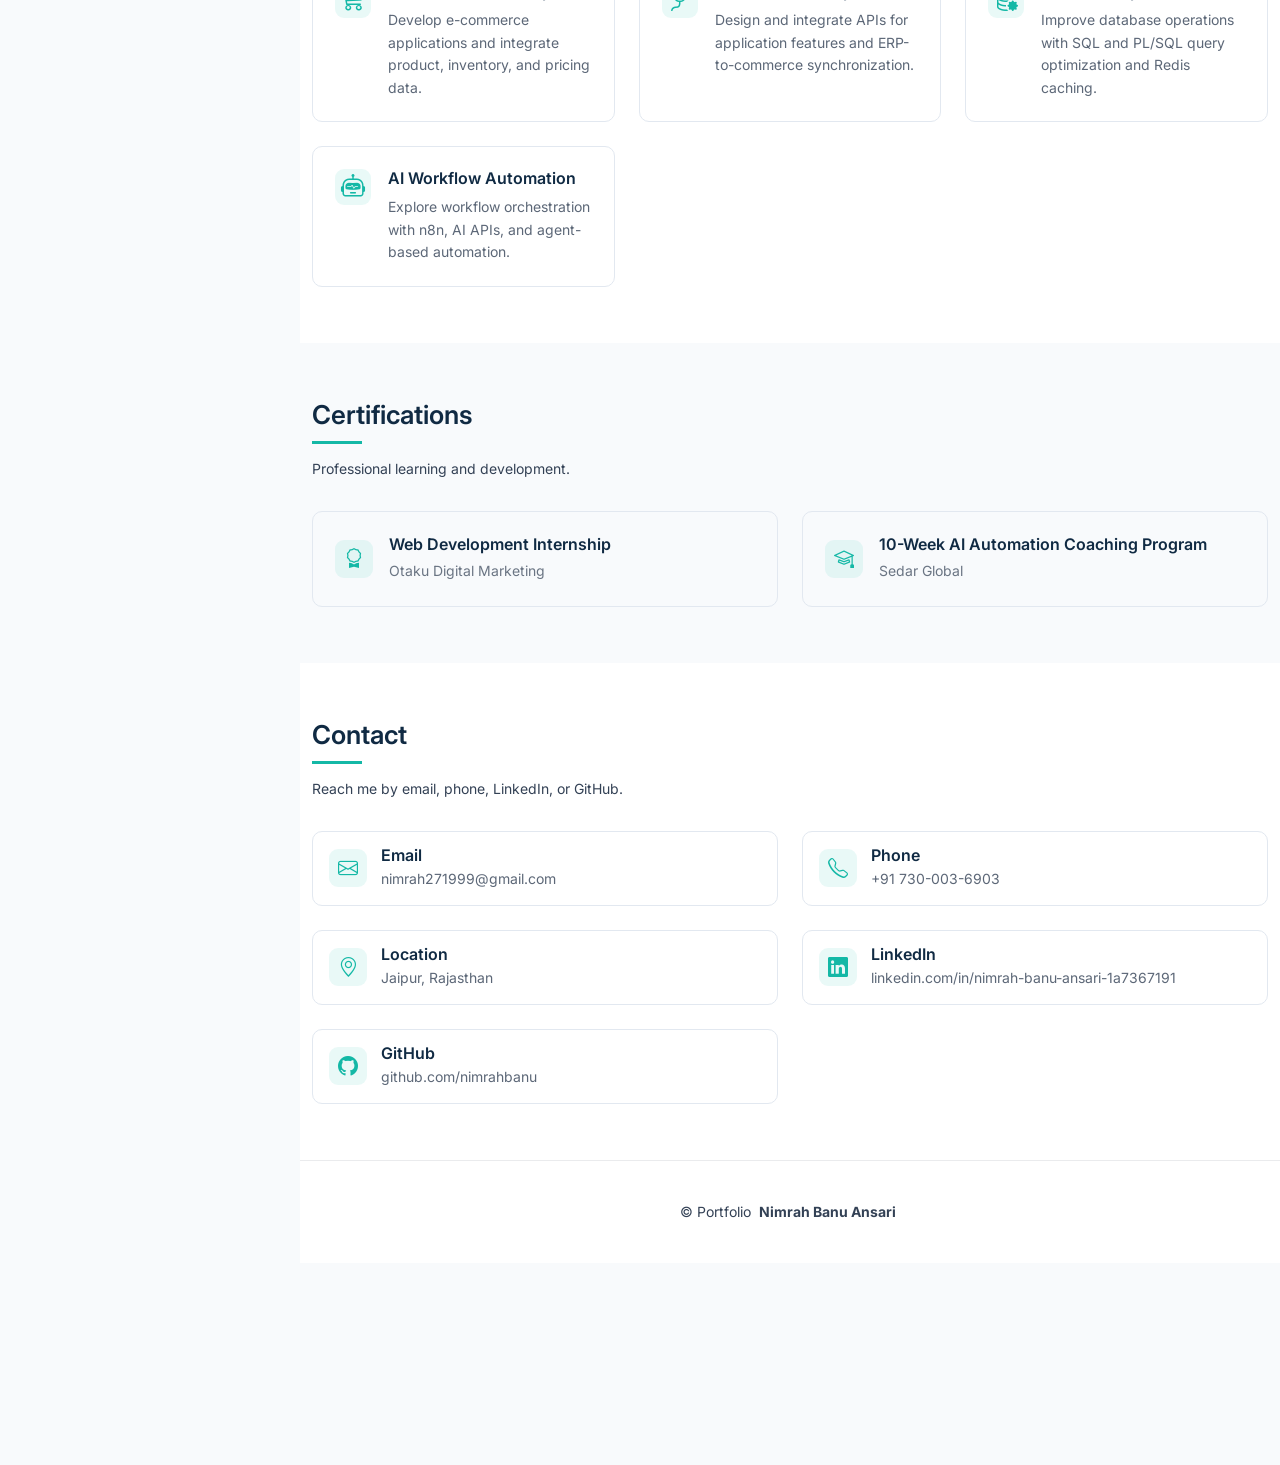
<file: portfolio-details.html>
<!DOCTYPE html><html lang="en"><head><meta charset="utf-8"><meta name="viewport" content="width=device-width, initial-scale=1"><meta http-equiv="refresh" content="0; url=index.html#projects"><title>Projects | Full Stack Software Developer</title><link rel="canonical" href="index.html#projects"></head><body><p>This page has moved to <a href="index.html#projects">Projects</a>.</p></body></html>
</file>
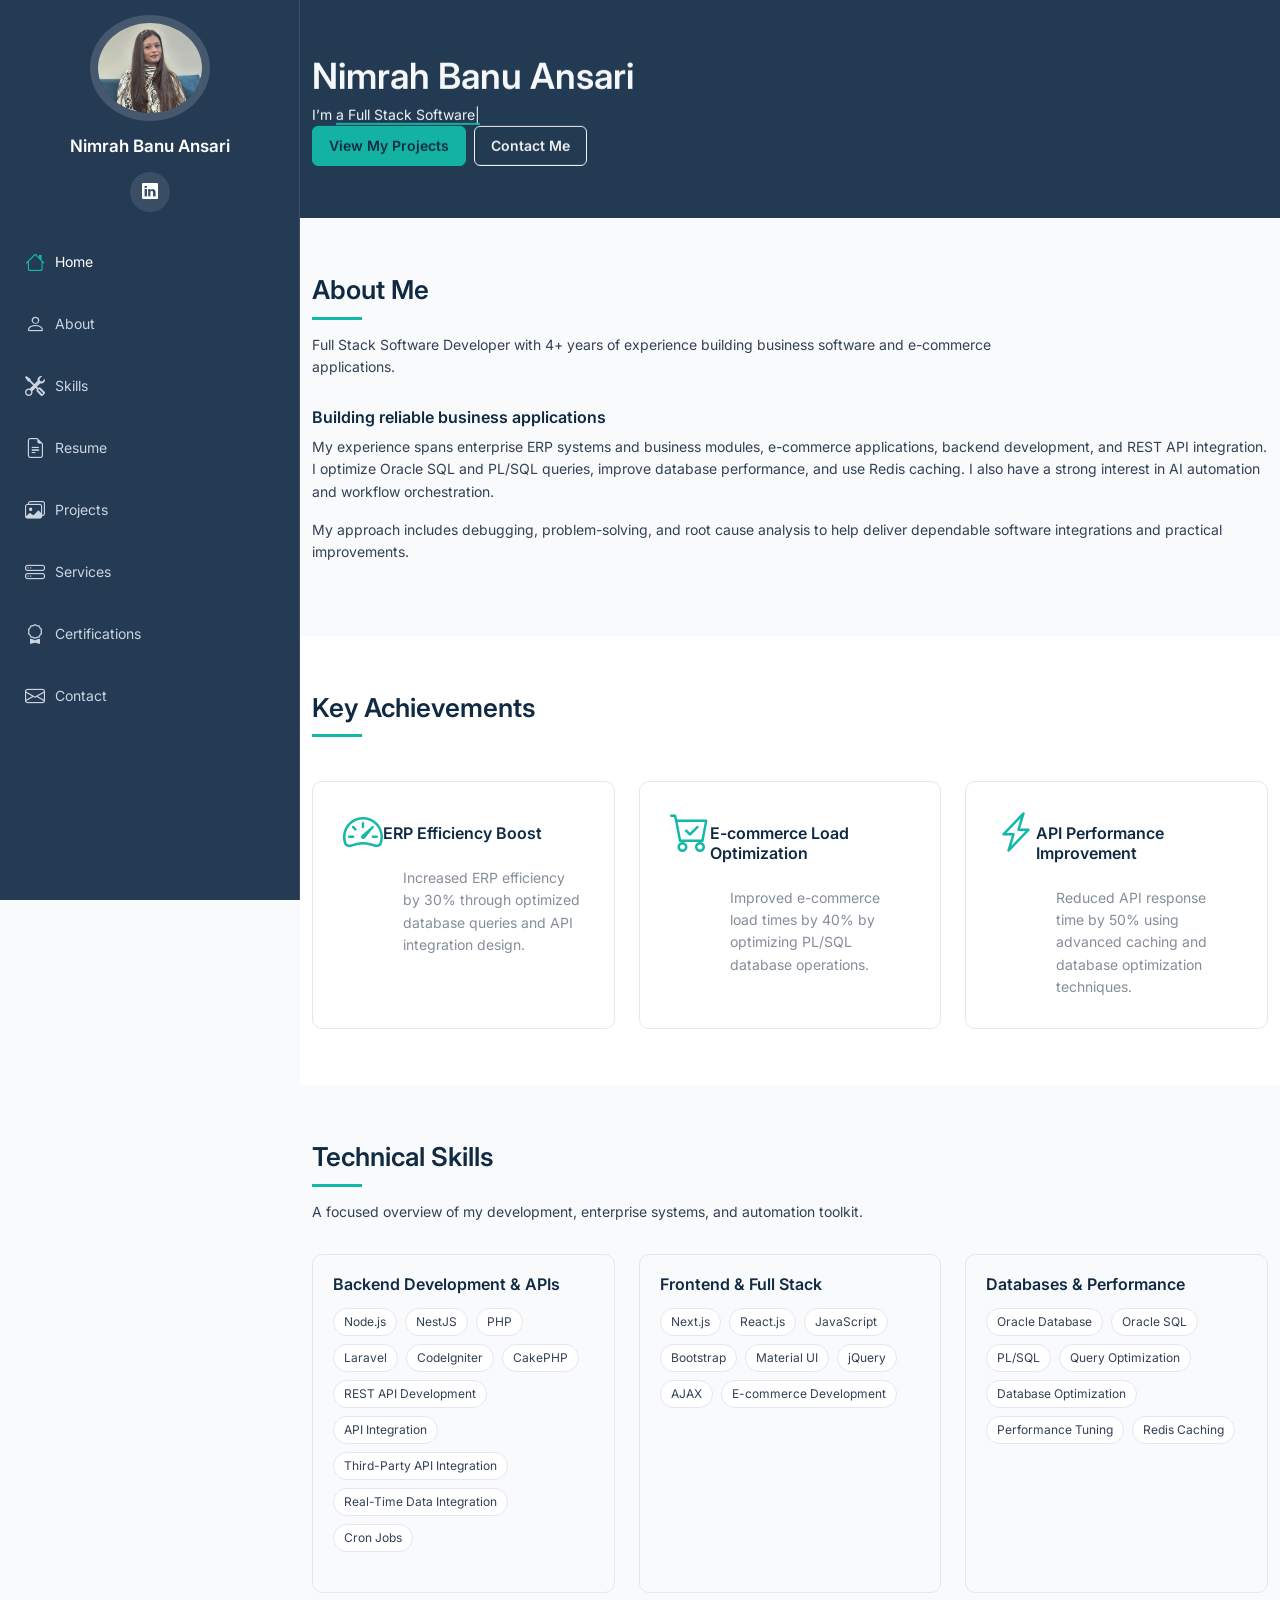
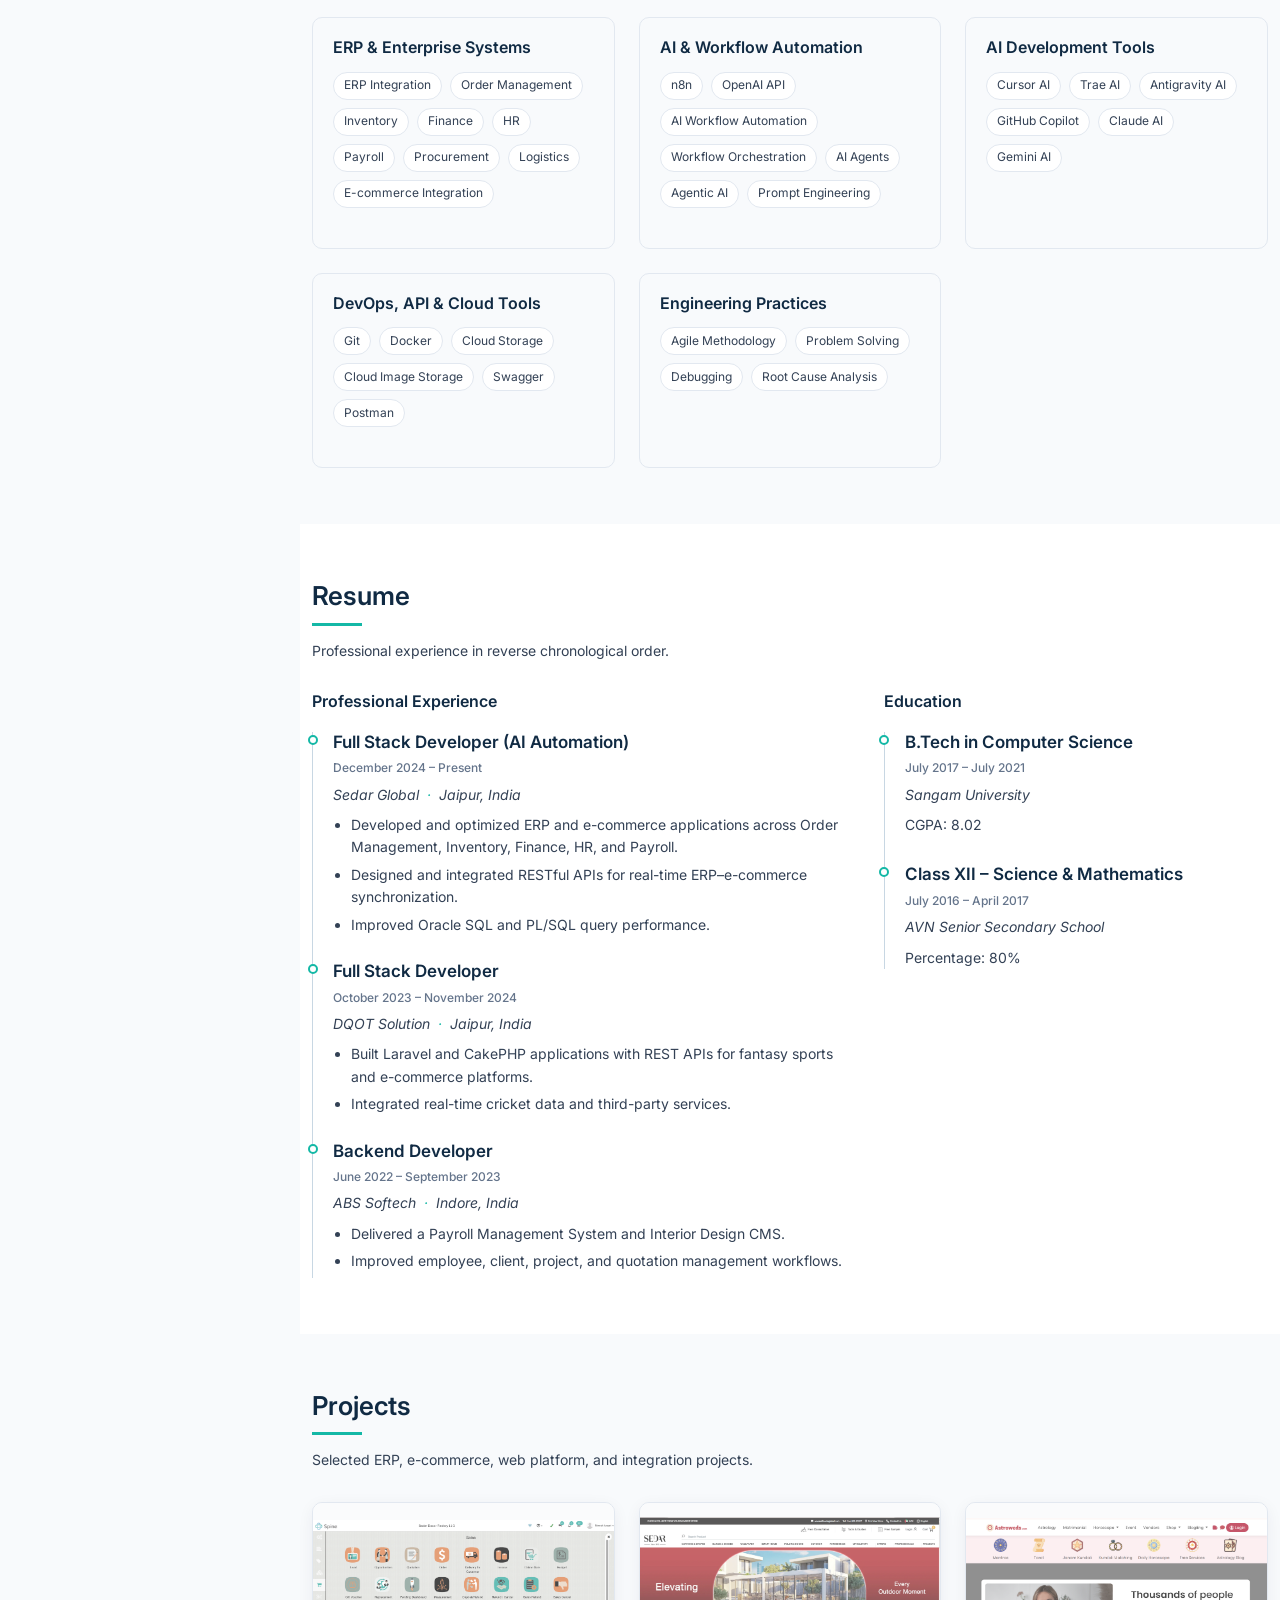
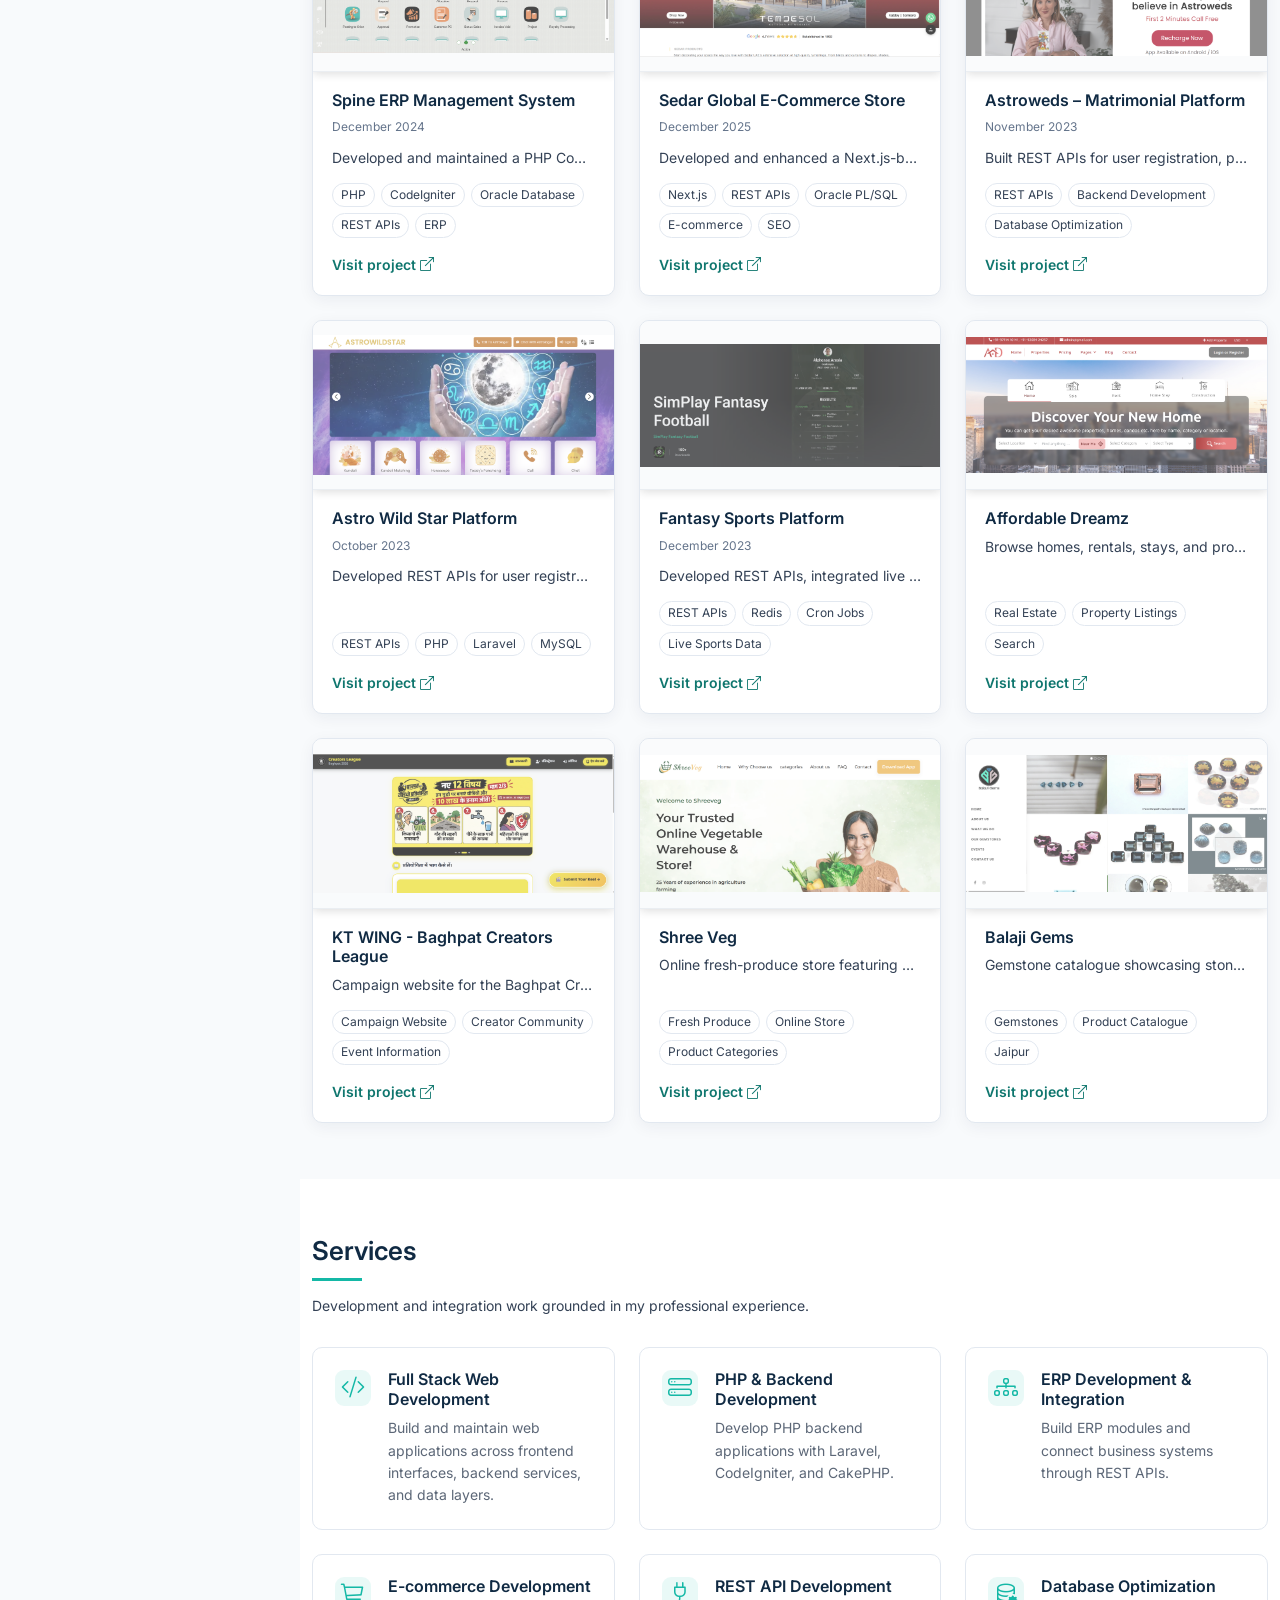
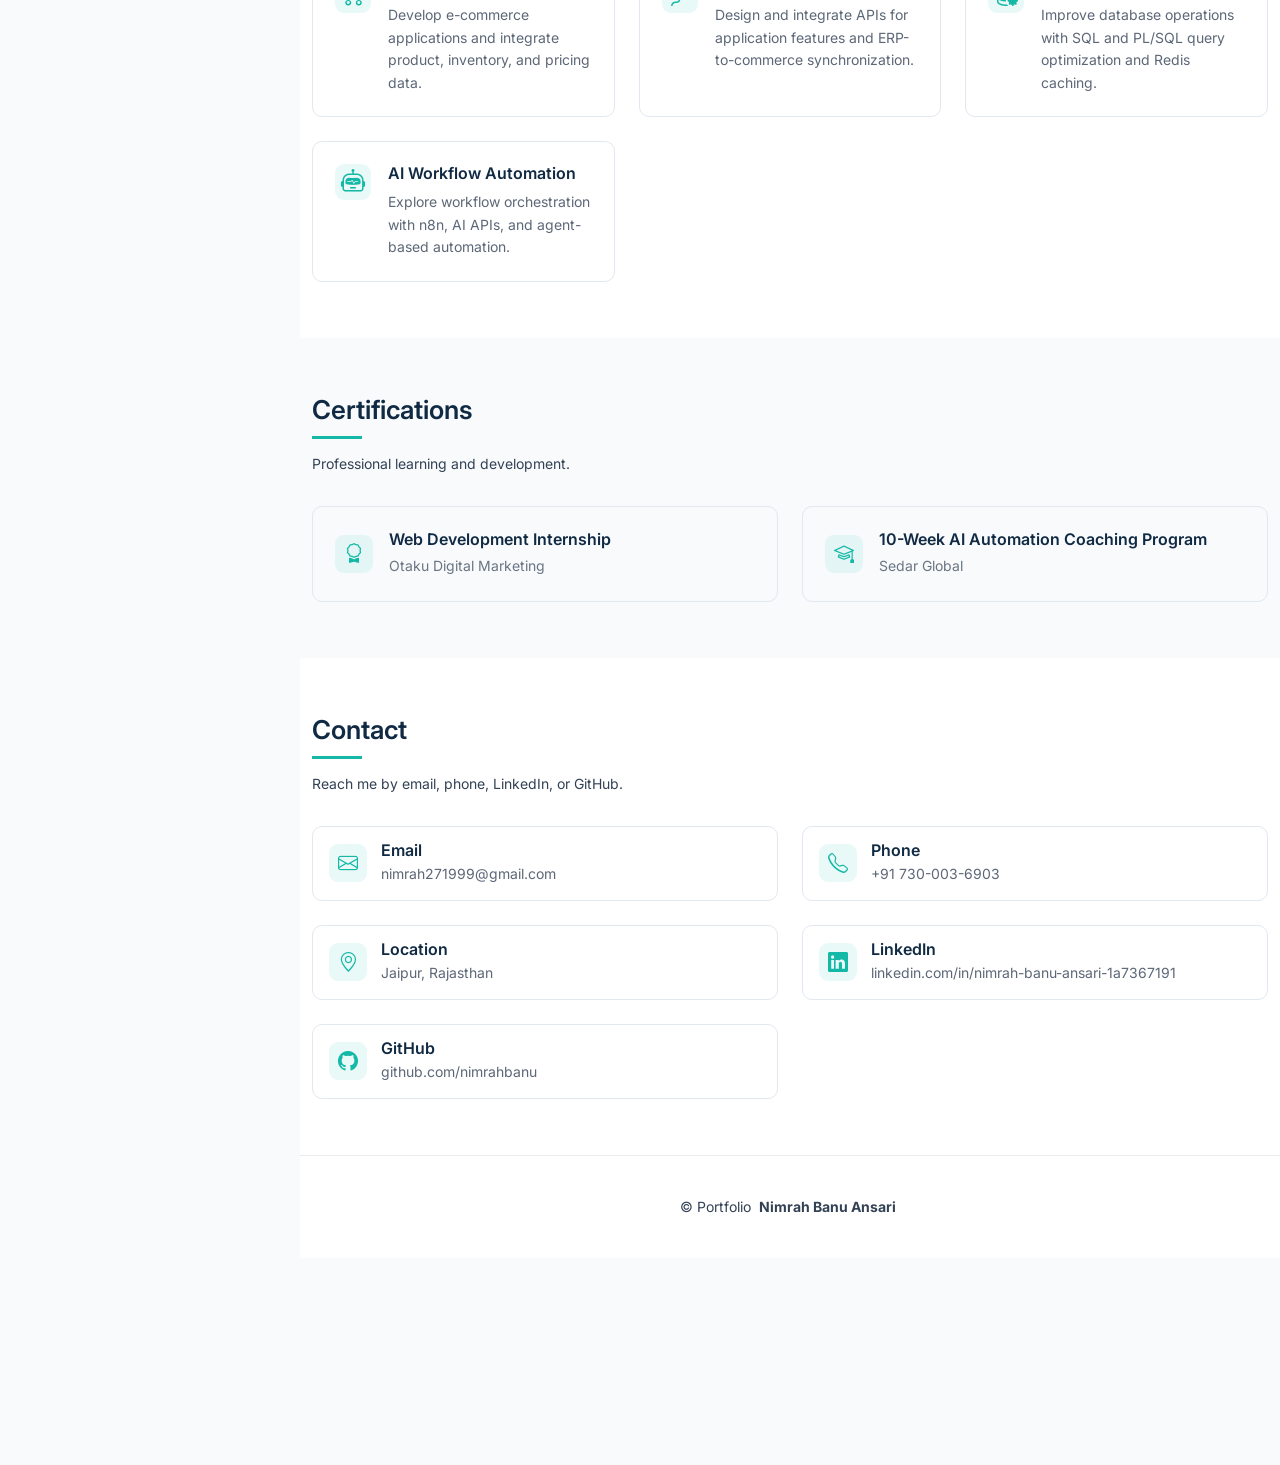
<file: service-details.html>
<!DOCTYPE html><html lang="en"><head><meta charset="utf-8"><meta name="viewport" content="width=device-width, initial-scale=1"><meta http-equiv="refresh" content="0; url=index.html#services"><title>Services | Full Stack Software Developer</title><link rel="canonical" href="index.html#services"></head><body><p>This page has moved to <a href="index.html#services">Services</a>.</p></body></html>
</file>
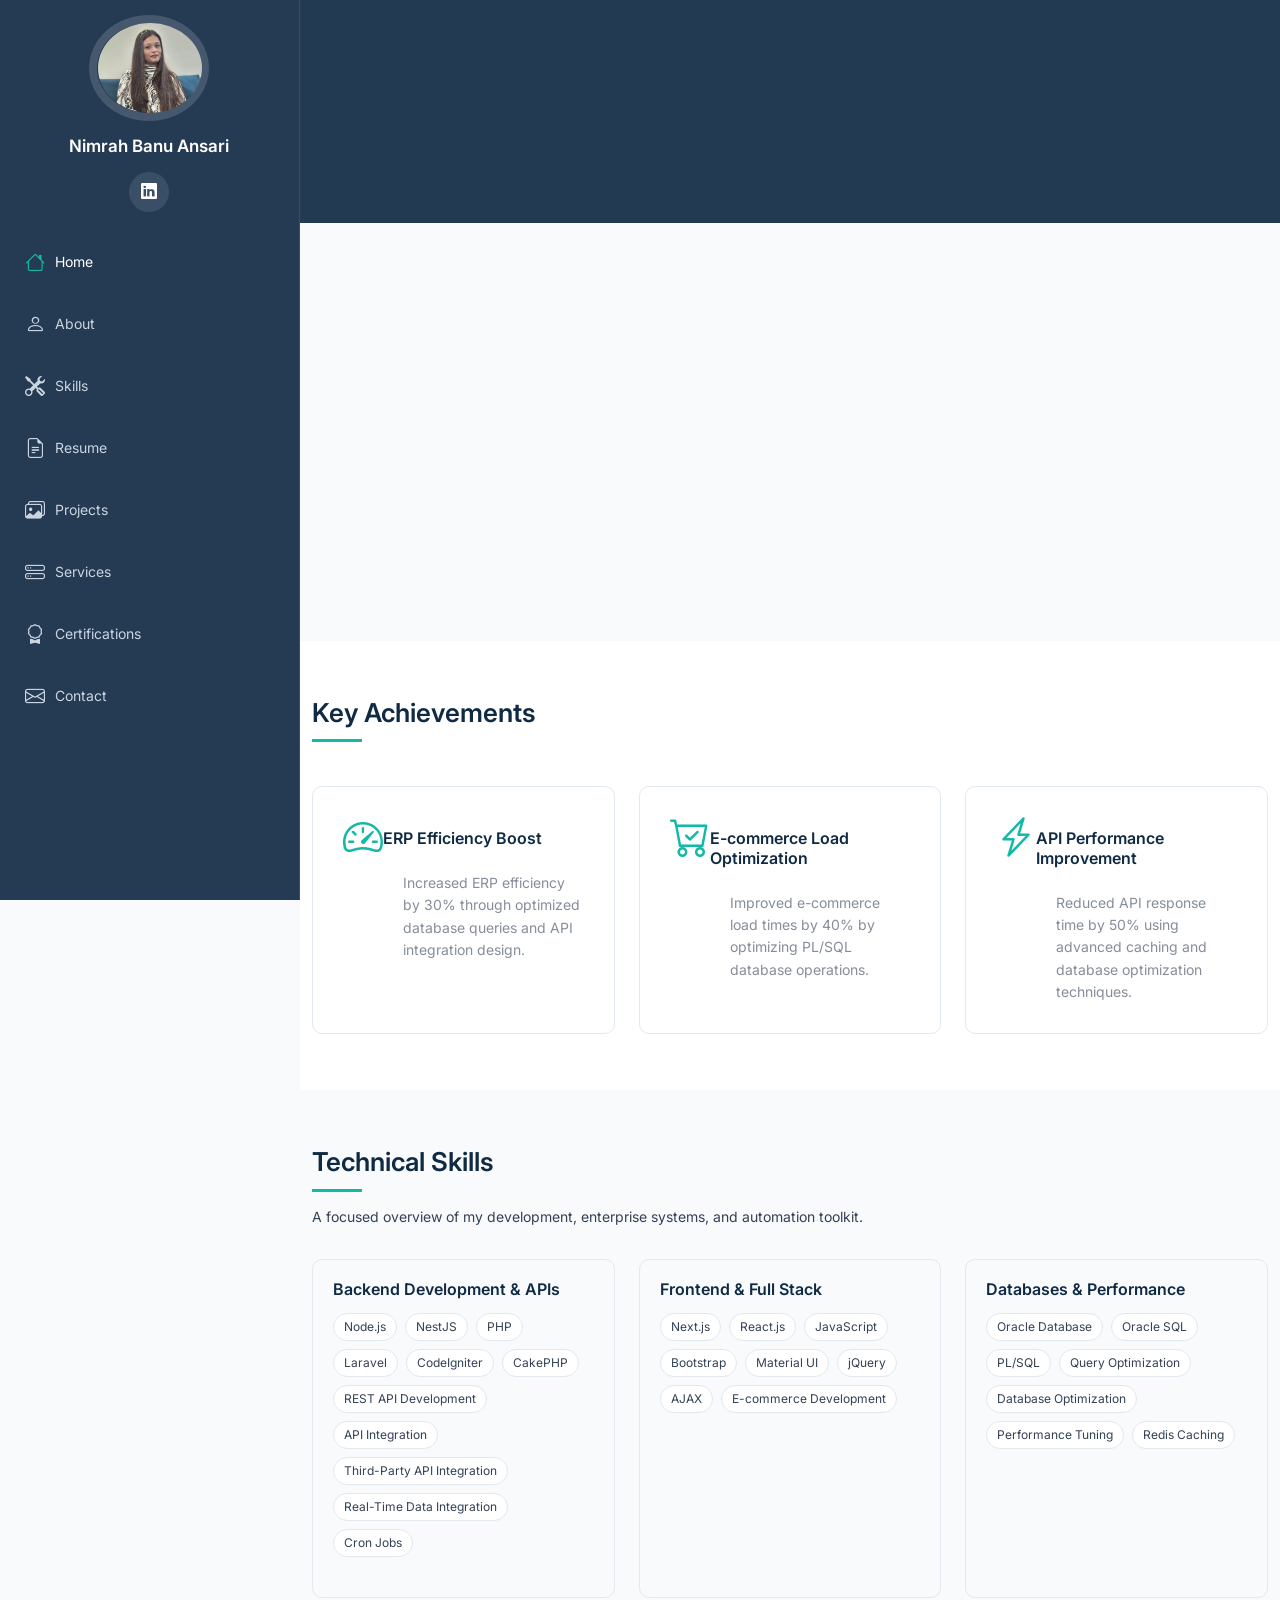
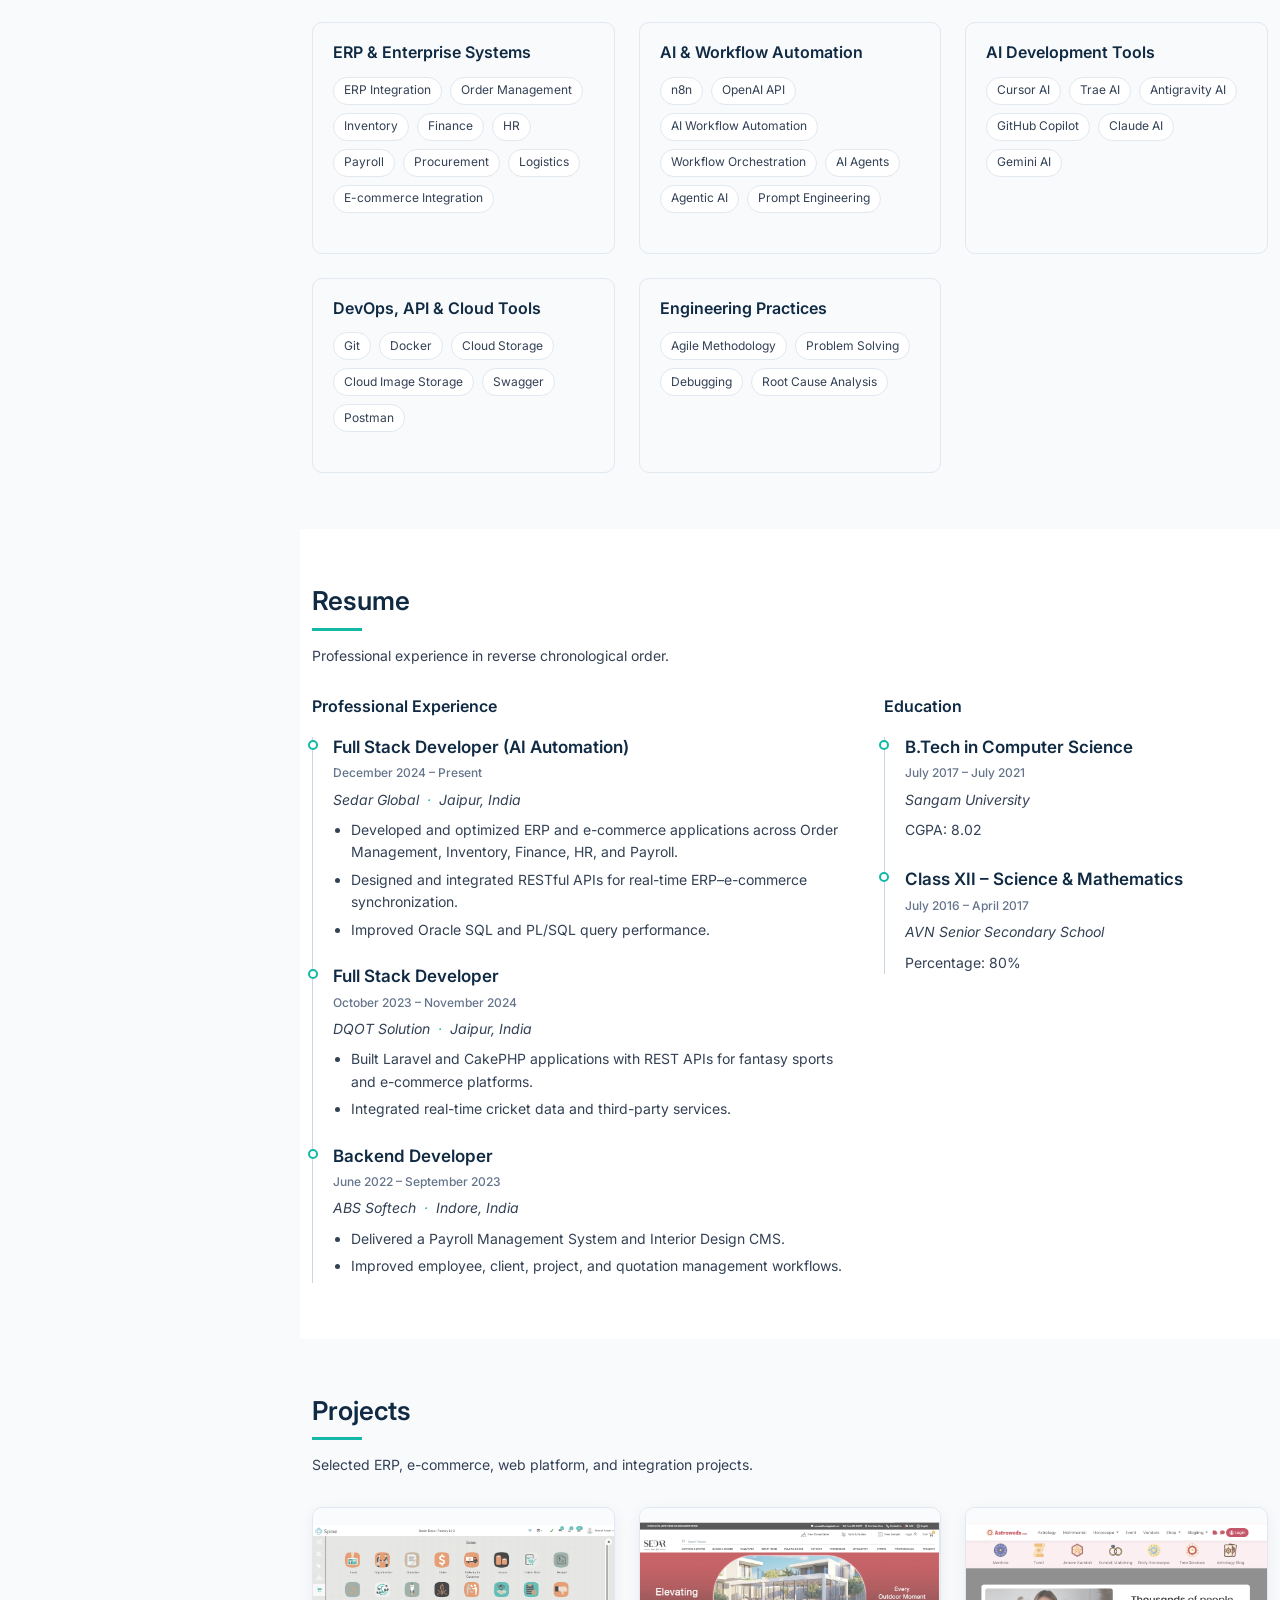
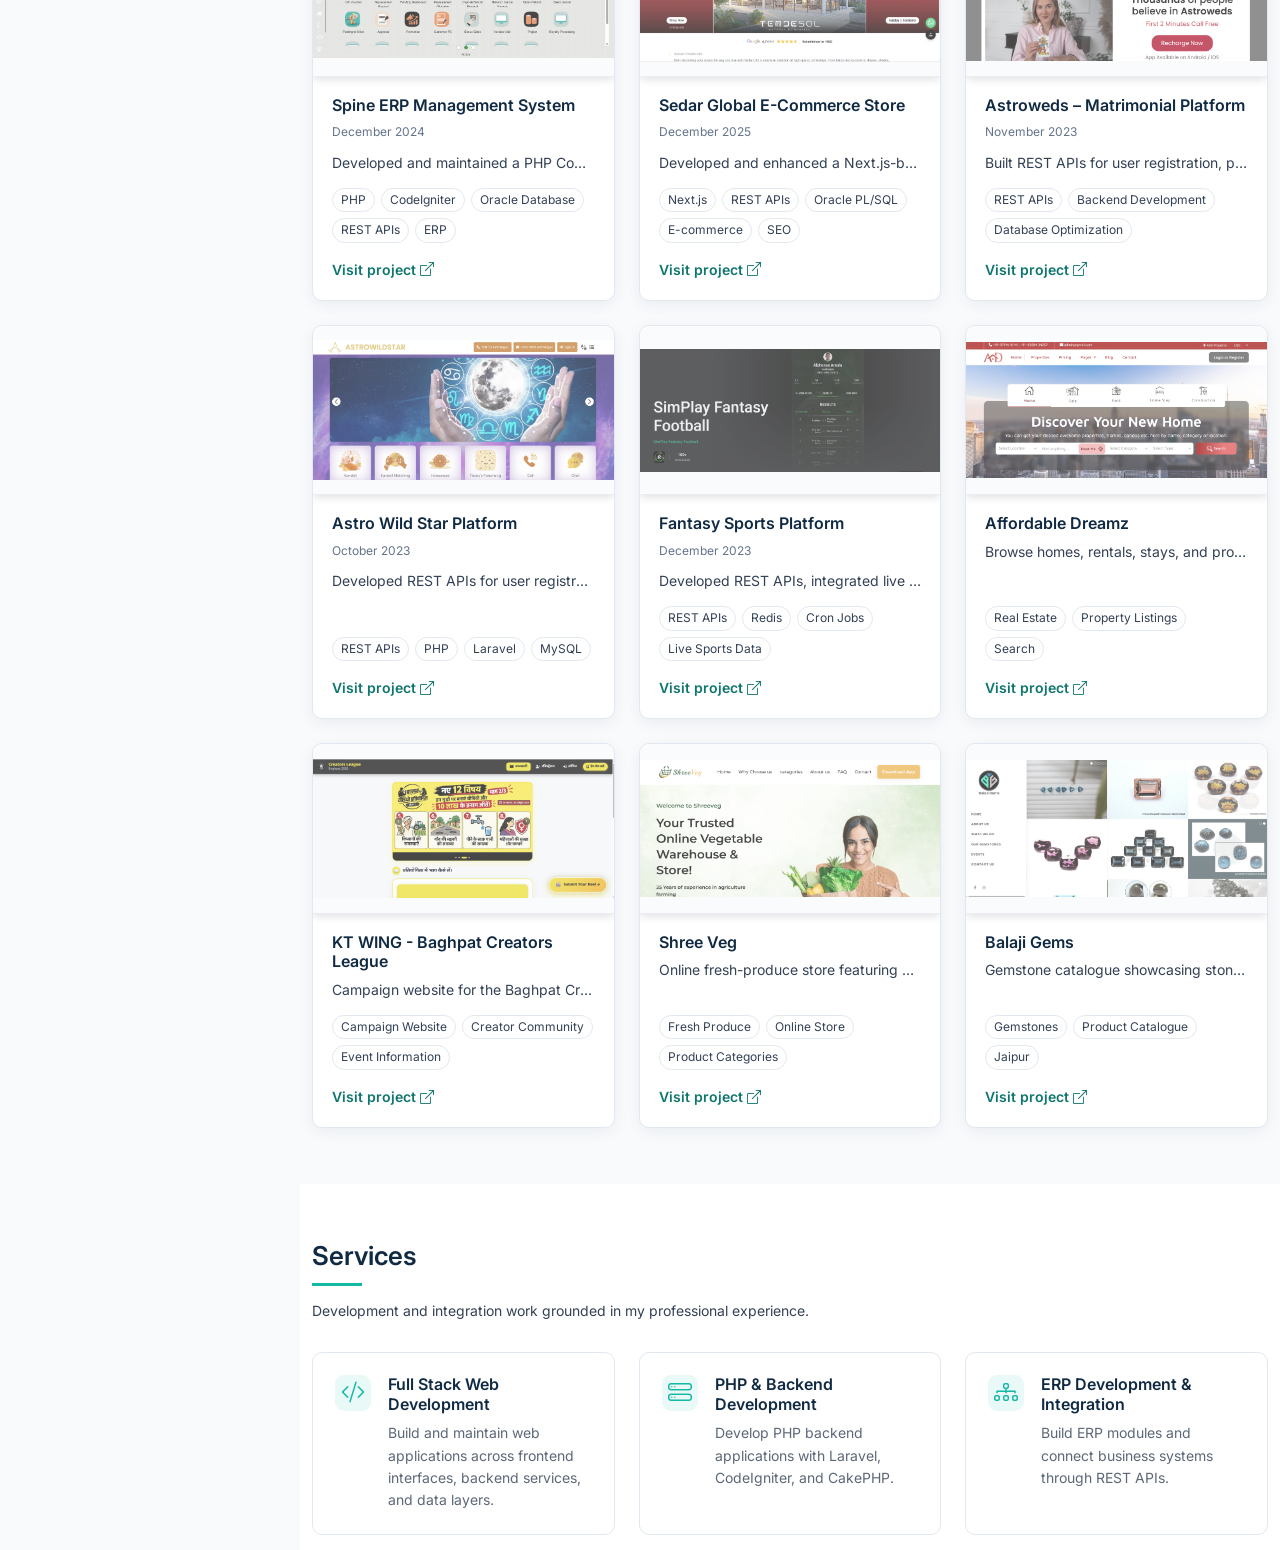
<file: starter-page.html>
<!DOCTYPE html><html lang="en"><head><meta charset="utf-8"><meta name="viewport" content="width=device-width, initial-scale=1"><meta http-equiv="refresh" content="0; url=index.html#home"><title>Home | Full Stack Software Developer</title><link rel="canonical" href="index.html#home"></head><body><p>This page has moved to <a href="index.html#home">Home</a>.</p></body></html>
</file>
<file: assets/css/main.css>
/**
* Template Name: iPortfolio
* Template URL: https://bootstrapmade.com/iportfolio-bootstrap-portfolio-websites-template/
* Updated: Jun 29 2024 with Bootstrap v5.3.3
* Author: BootstrapMade.com
* License: https://bootstrapmade.com/license/
*/

/*--------------------------------------------------------------
# Font & Color Variables
# Help: https://bootstrapmade.com/color-system/
--------------------------------------------------------------*/
/* Global typography tokens */
:root {
  --default-font: "Inter", system-ui, -apple-system, "Segoe UI", sans-serif;
  --heading-font: var(--default-font);
  --nav-font: var(--default-font);
  --type-hero-title: 2.25rem;
  --type-section-heading: 1.625rem;
  --type-subheading: 1rem !important; 
  /* --type-subheading: 1.25rem; */
  --type-card-title: 1.0625rem;
  --type-body: .875rem;
  --type-body-small: .875rem;
  --type-label: .75rem;
  --type-navigation: .875rem;
  --type-button: .875rem;
  --type-icon-xs: .75rem;
  --type-icon-sm: 1rem;
  --type-icon-md: 1.25rem;
  --type-icon-lg: 1.5rem;
  --type-icon-xl: 2rem;
  --type-icon-display: 2.5rem;
  --line-heading: 1.22;
  --line-body: 1.6;
  --line-tight: 1.25;
  --line-compact: 1.4;
  --line-tag: 1.2;
  --weight-regular: 400;
  --weight-medium: 500;
  --weight-semibold: 600;
  --weight-bold: 700;
}

/* Global palette and reusable card tokens */
:root {
  --background-color: #f8fafc;
  --default-color: #334155;
  --heading-color: #102a43;
  --muted-color: #64748b;
  --accent-color: #14b8a6;
  --accent-text-color: #0f766e;
  --surface-color: #ffffff;
  --contrast-color: #102a43;
  --portfolio-border: #e2e8f0;
  --portfolio-soft: #f8fafc;
  --portfolio-card-radius: 10px;
  --portfolio-card-gap: 20px;
  --portfolio-shadow: 0 4px 16px rgba(16, 42, 67, .06);
}

/* Navigation palette */
:root {
  --nav-color: #cbd5e1;
  --nav-hover-color: #ffffff;
  --nav-mobile-background-color: #243b53;
  --nav-dropdown-background-color: #243b53;
  --nav-dropdown-color: #cbd5e1;
  --nav-dropdown-hover-color: #ffffff;
}

/* Color Presets - These classes override global colors when applied to any section or element, providing reuse of the sam color scheme. */

.light-background {
  --background-color: #ffffff;
  --surface-color: #ffffff;
}

.dark-background {
  --background-color: #243b53;
  --default-color: #ffffff;
  --heading-color: #ffffff;
  --surface-color: #1b3045;
  --contrast-color: #102a43;
  --nav-color: #cbd5e1;
  --nav-hover-color: #ffffff;
}

/* Smooth scroll */
:root {
  scroll-behavior: smooth;
}

/*--------------------------------------------------------------
# General Styling & Shared Classes
--------------------------------------------------------------*/
body {
  color: var(--default-color);
  background-color: var(--background-color);
  font-family: var(--default-font);
  font-size: var(--type-body);
  font-weight: var(--weight-regular);
  line-height: var(--line-body);
}

p {
  margin: 0 0 1rem;
  font-size: var(--type-body);
  font-weight: var(--weight-regular);
  line-height: var(--line-body);
}

button, input, select, textarea {
  font: inherit;
}

a {
  color: var(--accent-text-color);
  text-decoration: none;
  transition: 0.3s;
}

a:hover {
  color: #115e59;
  text-decoration: none;
}

h1,
h2,
h3,
h4,
h5,
h6 {
  color: var(--heading-color);
  font-family: var(--heading-font);
  font-weight: var(--weight-semibold);
  line-height: var(--line-heading);
}

h1 { font-size: var(--type-hero-title); }
h2 { font-size: var(--type-section-heading); }
h3 { font-size: var(--type-subheading) !important; }
h4 { font-size: var(--type-card-title); }
h5 { font-size: var(--type-body-small); }
h6 { font-size: var(--type-label); }

.btn, .contact .php-email-form button[type=submit] {
  font-family: var(--default-font);
  font-size: var(--type-button);
  font-weight: var(--weight-semibold);
  line-height: var(--line-tight);
  letter-spacing: 0;
}

.btn {
  padding: .625rem 1rem;
  border-radius: 6px;
  transition: color .18s ease, background-color .18s ease, border-color .18s ease, box-shadow .18s ease, transform .18s ease;
}

.btn-primary {
  --bs-btn-color: #102a43;
  --bs-btn-bg: var(--accent-color);
  --bs-btn-border-color: var(--accent-color);
  --bs-btn-hover-color: #ffffff;
  --bs-btn-hover-bg: #0f766e;
  --bs-btn-hover-border-color: #0f766e;
  --bs-btn-active-color: #ffffff;
  --bs-btn-active-bg: #115e59;
  --bs-btn-active-border-color: #115e59;
  font-weight: var(--weight-semibold);
}

.btn:focus-visible, .contact .php-email-form button[type=submit]:focus-visible {
  outline: 3px solid color-mix(in srgb, var(--accent-color), transparent 55%);
  outline-offset: 2px;
}

.btn:active { transform: translateY(1px); }

@media (max-width: 767.98px) {
  :root { --type-hero-title: 1.75rem; --type-section-heading: 1.4375rem; --type-subheading: 1.125rem; --type-card-title: 1rem; --type-body: .875rem; --type-body-small: .8125rem; }
}

/* PHP Email Form Messages
------------------------------*/
.php-email-form .error-message {
  display: none;
  background: #df1529;
  color: #ffffff;
  text-align: left;
  padding: 15px;
  margin-bottom: 24px;
  font-weight: var(--weight-semibold);
}

.php-email-form .sent-message {
  display: none;
  color: #ffffff;
  background: #059652;
  text-align: center;
  padding: 15px;
  margin-bottom: 24px;
  font-weight: var(--weight-semibold);
}

.php-email-form .loading {
  display: none;
  background: var(--surface-color);
  text-align: center;
  padding: 15px;
  margin-bottom: 24px;
}

.php-email-form .loading:before {
  content: "";
  display: inline-block;
  border-radius: 50%;
  width: 24px;
  height: 24px;
  margin: 0 10px -6px 0;
  border: 3px solid var(--accent-color);
  border-top-color: var(--surface-color);
  animation: php-email-form-loading 1s linear infinite;
}

@keyframes php-email-form-loading {
  0% {
    transform: rotate(0deg);
  }

  100% {
    transform: rotate(360deg);
  }
}

/*--------------------------------------------------------------
# Global Header
--------------------------------------------------------------*/
.header {
  color: var(--default-color);
  background-color: var(--background-color);
  position: fixed;
  top: 0;
  left: 0;
  bottom: 0;
  padding: 0 15px;
  width: 300px;
  transition: all ease-in-out 0.3s;
  overflow-y: auto;
  z-index: 997;
  border-right: 1px solid color-mix(in srgb, var(--default-color), transparent 90%);
}

.header .profile-img img {
  margin: 15px auto;
  display: block;
  width: 120px;
  border: 8px solid color-mix(in srgb, var(--default-color), transparent 85%);
}

.header .logo {
  line-height: 1;
  margin-bottom: 15px;
}

.header .logo img {
  max-height: 32px;
  margin-right: 8px;
}

.header .logo h1 {
  font-size: var(--type-card-title);
  margin: 0;
  font-weight: var(--weight-semibold);
  color: var(--heading-color);
}

.header .social-links {
  margin: 0 0 20px 0;
}

.header .social-links a {
  font-size: var(--type-icon-sm);
  display: inline-flex;
  align-items: center;
  justify-content: center;
  background: color-mix(in srgb, var(--default-color), transparent 90%);
  color: var(--default-color);
  margin: 0 2px;
  border-radius: 50%;
  text-align: center;
  width: 40px;
  height: 40px;
  transition: 0.3s;
}

.header .social-links a:hover {
  color: var(--contrast-color);
  background: var(--accent-color);
}

@media (min-width: 1200px) {

  .header~main,
  .header~#footer {
    margin-left: 300px;
  }
}

@media (max-width: 1199px) {
  .header {
    left: -100%;
  }
}

.header.header-show {
  left: 0;
}

.header .header-toggle {
  color: var(--contrast-color);
  background-color: var(--accent-color);
  font-size: var(--type-icon-md);
  display: flex;
  align-items: center;
  justify-content: center;
  width: 40px;
  height: 40px;
  border-radius: 50%;
  cursor: pointer;
  position: fixed;
  top: 15px;
  right: 15px;
  z-index: 9999;
  transition: background-color 0.3s;
}

.header .header-toggle:hover {
  color: var(--contrast-color);
  background-color: color-mix(in srgb, var(--accent-color) 90%, white 15%);
}

/*--------------------------------------------------------------
# Navigation Menu
--------------------------------------------------------------*/
.mobile-nav-toggle {
  display: none;
}

.navmenu {
  padding: 0;
  z-index: 9997;
}

.navmenu ul {
  list-style: none;
  padding: 0 0 20px 0;
  margin: 0;
}

.navmenu a,
.navmenu a:focus {
  color: var(--nav-color);
  padding: 15px 10px;
  font-family: var(--nav-font);
  font-size: var(--type-navigation);
  font-weight: var(--weight-regular);
  display: flex;
  align-items: center;
  white-space: nowrap;
  transition: 0.3s;
  width: 100%;
}

.navmenu a .navicon,
.navmenu a:focus .navicon {
  font-size: var(--type-icon-md);
  margin-right: 10px;
}

.navmenu a .toggle-dropdown,
.navmenu a:focus .toggle-dropdown {
  font-size: var(--type-icon-xs);
  line-height: 0;
  margin-left: auto;
  width: 30px;
  height: 30px;
  display: flex;
  align-items: center;
  justify-content: center;
  border-radius: 50%;
  transition: 0.3s;
  flex-shrink: 0;
  background-color: color-mix(in srgb, var(--accent-color), transparent 90%);
}

.navmenu a .toggle-dropdown:hover,
.navmenu a:focus .toggle-dropdown:hover {
  background-color: var(--accent-color);
  color: var(--contrast-color);
}

.navmenu a:hover,
.navmenu .active,
.navmenu .active:focus {
  color: var(--nav-hover-color);
}

.navmenu a:hover .navicon,
.navmenu .active .navicon,
.navmenu .active:focus .navicon {
  color: var(--accent-color);
}

.navmenu .active .toggle-dropdown,
.navmenu .active:focus .toggle-dropdown {
  background-color: var(--accent-color);
  color: var(--contrast-color);
  transform: rotate(180deg);
}

.navmenu .dropdown {
  display: block;
}

.navmenu .dropdown a,
.navmenu .dropdown a:focus {
  color: --nav-dropdown-color;
}

.navmenu .dropdown a:hover,
.navmenu .dropdown .active,
.navmenu .dropdown .active:focus {
  color: var(--nav-dropdown-hover-color);
}

.navmenu .dropdown ul {
  position: static;
  display: none;
  z-index: 99;
  padding: 5px 10px;
  margin: 5px 10px;
  background-color: var(--nav-dropdown-background-color);
  border: 1px solid color-mix(in srgb, var(--default-color), transparent 90%);
  box-shadow: none;
  transition: all 0.5s ease-in-out;
}

.navmenu .dropdown ul ul {
  background-color: rgba(33, 37, 41, 0.1);
}

.navmenu .dropdown>.dropdown-active {
  display: block;
  background-color: rgba(33, 37, 41, 0.03);
}

/*--------------------------------------------------------------
# Global Footer
--------------------------------------------------------------*/
.footer {
  color: var(--default-color);
  background-color: var(--background-color);
  font-size: var(--type-body-small);
  line-height: var(--line-body);
  padding: 40px 0;
  position: relative;
  border-top: 1px solid color-mix(in srgb, var(--default-color), transparent 90%);
}

.footer .copyright p {
  margin-bottom: 0;
}

.footer .credits {
  margin-top: 4px;
  font-size: var(--type-label);
  text-align: center;
}

/*--------------------------------------------------------------
# Preloader
--------------------------------------------------------------*/
#preloader {
  position: fixed;
  inset: 0;
  z-index: 999999;
  overflow: hidden;
  background: var(--background-color);
  transition: all 0.6s ease-out;
}

#preloader:before {
  content: "";
  position: fixed;
  top: calc(50% - 30px);
  left: calc(50% - 30px);
  border: 6px solid #ffffff;
  border-color: var(--accent-color) transparent var(--accent-color) transparent;
  border-radius: 50%;
  width: 60px;
  height: 60px;
  animation: animate-preloader 1.5s linear infinite;
}

@keyframes animate-preloader {
  0% {
    transform: rotate(0deg);
  }

  100% {
    transform: rotate(360deg);
  }
}

/*--------------------------------------------------------------
# Scroll Top Button
--------------------------------------------------------------*/
.scroll-top {
  position: fixed;
  visibility: hidden;
  opacity: 0;
  right: 15px;
  bottom: -15px;
  z-index: 99999;
  background-color: var(--accent-color);
  width: 44px;
  height: 44px;
  border-radius: 50px;
  transition: all 0.4s;
}

.scroll-top i {
  font-size: var(--type-icon-lg);
  color: var(--contrast-color);
  line-height: 0;
}

.scroll-top:hover {
  background-color: color-mix(in srgb, var(--accent-color), transparent 20%);
  color: var(--contrast-color);
}

.scroll-top.active {
  visibility: visible;
  opacity: 1;
  bottom: 15px;
}

/*--------------------------------------------------------------
# Disable aos animation delay on mobile devices
--------------------------------------------------------------*/
@media screen and (max-width: 768px) {
  [data-aos-delay] {
    transition-delay: 0 !important;
  }
}

/*--------------------------------------------------------------
# Global Page Titles & Breadcrumbs
--------------------------------------------------------------*/
.page-title {
  color: var(--default-color);
  background-color: var(--background-color);
  padding: 25px 0;
  position: relative;
}

.page-title h1 {
  font-size: var(--type-section-heading);
  font-weight: var(--weight-semibold);
  line-height: var(--line-heading);
}

.page-title .breadcrumbs ol {
  display: flex;
  flex-wrap: wrap;
  list-style: none;
  padding: 0;
  margin: 0;
  font-size: var(--type-label);
  font-weight: var(--weight-regular);
}

.page-title .breadcrumbs ol li+li {
  padding-left: 10px;
}

.page-title .breadcrumbs ol li+li::before {
  content: "/";
  display: inline-block;
  padding-right: 10px;
  color: color-mix(in srgb, var(--default-color), transparent 70%);
}

/*--------------------------------------------------------------
# Global Sections
--------------------------------------------------------------*/
section,
.section {
  color: var(--default-color);
  background-color: var(--background-color);
  padding: 60px 0;
  overflow: clip;
}

/*--------------------------------------------------------------
# Global Section Titles
--------------------------------------------------------------*/
.section-title {
  padding-bottom: 60px;
  position: relative;
}

.section-title h2 {
  font-size: var(--type-section-heading);
  font-weight: var(--weight-semibold);
  line-height: var(--line-heading);
  margin-bottom: 14px;
  padding-bottom: 14px;
  position: relative;
}

.section-title h2:after {
  content: "";
  position: absolute;
  display: block;
  width: 50px;
  height: 3px;
  background: var(--accent-color);
  left: 0;
  bottom: 0;
}

.section-title p {
  max-width: 760px;
  margin-bottom: 0;
  font-size: var(--type-body-small);
  line-height: var(--line-body);
}

/*--------------------------------------------------------------
# Hero Section
--------------------------------------------------------------*/
.hero {
  width: 100%;
  min-height: 100%;
  position: relative;
  padding: 80px 0;
  display: flex;
  align-items: center;
  justify-content: center;
}

.hero img {
  position: absolute;
  inset: 0;
  display: block;
  width: 100%;
  /* height: 150%; */
  height: 100%;
  object-fit: cover;
  z-index: 1;
}

.hero:before {
  content: "";
  background: color-mix(in srgb, var(--background-color), transparent 70%);
  position: absolute;
  inset: 0;
  z-index: 2;
}

.hero .container {
  position: relative;
  z-index: 3;
}

.hero h2 {
  margin: 0;
  font-size: var(--type-hero-title);
  font-weight: var(--weight-semibold);
  line-height: var(--line-heading);
}

.hero p {
  margin: 5px 0 0 0;
  max-width: 780px;
  font-size: var(--type-body);
  line-height: var(--line-body);
}

.hero p span {
  letter-spacing: 0;
  border-bottom: 2px solid var(--accent-color);
}

.hero .social-links {
  margin-top: 25px;
}

.hero .social-links a {
  font-size: var(--type-icon-lg);
  display: inline-block;
  color: color-mix(in srgb, var(--default-color), transparent 50%);
  line-height: 1;
  margin-right: 20px;
  transition: 0.3s;
}

.hero .social-links a:hover {
  color: var(--accent-color);
}

@media (max-width: 768px) {
  .hero h2 {
    font-size: var(--type-hero-title);
  }

  .hero p {
    font-size: var(--type-body-small);
  }
}

/*--------------------------------------------------------------
# About Section
--------------------------------------------------------------*/
.about .content h2 {
  font-weight: var(--weight-semibold);
  font-size: var(--type-subheading);
  line-height: var(--line-heading);
}

.about .content ul {
  list-style: none;
  padding: 0;
}

.about .content ul li {
  margin-bottom: 20px;
  display: flex;
  align-items: center;
}

.about .content ul strong {
  margin-right: 10px;
}

.about .content ul i {
  font-size: var(--type-icon-sm);
  margin-right: 5px;
  color: var(--accent-color);
  line-height: 0;
}

/*--------------------------------------------------------------
# Stats Section
--------------------------------------------------------------*/
.stats .stats-item {
  padding: 30px;
  width: 100%;
}

.stats .stats-item i {
  color: var(--accent-color);
  display: block;
  font-size: var(--type-icon-display);
  float: left;
  line-height: 0;
}

.stats .stats-item .purecounter {
  color: var(--heading-color);
  font-size: var(--type-icon-display);
  line-height: 40px;
  display: block;
  font-weight: var(--weight-bold);
  margin-left: 60px;
}

.stats .stats-item p {
  color: color-mix(in srgb, var(--default-color), transparent 40%);
  padding: 15px 0 0 0;
  margin: 0 0 0 60px;
  font-family: var(--default-font);
  font-size: var(--type-body-small);
  font-weight: var(--weight-regular);
  line-height: var(--line-body);
}

/*--------------------------------------------------------------
# Skills Section
--------------------------------------------------------------*/
.skills .progress {
  height: 60px;
  display: block;
  background: none;
  border-radius: 0;
}

.skills .progress .skill {
  color: var(--heading-color);
  padding: 0;
  margin: 0 0 6px 0;
  text-transform: uppercase;
  display: block;
  font-weight: var(--weight-semibold);
  font-family: var(--heading-font);
}

.skills .progress .skill .val {
  float: right;
  font-style: normal;
}

.skills .progress-bar-wrap {
  background: color-mix(in srgb, var(--default-color), transparent 90%);
  height: 10px;
}

.skills .progress-bar {
  width: 1px;
  height: 10px;
  transition: 0.9s;
  background-color: var(--accent-color);
}

/*--------------------------------------------------------------
# Resume Section
--------------------------------------------------------------*/
.resume .resume-title {
  color: var(--heading-color);
  font-size: var(--type-subheading);
  font-weight: var(--weight-semibold);
  line-height: var(--line-heading);
  margin: 0 0 20px;
}

.resume .resume-item {
  padding: 0 0 20px 20px;
  margin-top: 0;
  border-left: 1px solid #c8d7e3;
  position: relative;
}

.resume .resume-item h4 {
  line-height: var(--line-heading);
  font-size: var(--type-card-title);
  font-weight: var(--weight-semibold);
  text-transform: none;
  color: var(--heading-color);
  margin: 0 0 6px;
}

.resume .resume-item h5 {
  display: block;
  padding: 0;
  margin: 0 0 6px;
  color: var(--muted-color);
  font-size: var(--type-label);
  line-height: var(--line-body);
  font-weight: var(--weight-medium);
}

.resume .resume-item ul {
  padding-left: 18px;
  margin: 8px 0 0;
}

.resume .resume-item ul li {
  padding-bottom: 5px;
  font-size: var(--type-body-small);
  line-height: var(--line-body);
}

.resume .resume-item:last-child {
  padding-bottom: 0;
}

.resume .resume-item::before {
  content: "";
  position: absolute;
  width: 10px;
  height: 10px;
  border-radius: 50%;
  left: -5.5px;
  top: 3px;
  background: var(--background-color);
  border: 2px solid var(--accent-color);
}

/*--------------------------------------------------------------
# Portfolio Section
--------------------------------------------------------------*/
.portfolio .portfolio-filters {
  padding: 0;
  margin: 0 auto 20px auto;
  list-style: none;
  text-align: center;
}

.portfolio .portfolio-filters li {
  cursor: pointer;
  display: inline-block;
  padding: 0;
  font-size: var(--type-label);
  font-weight: var(--weight-regular);
  margin: 0 10px;
  line-height: 1;
  text-transform: uppercase;
  margin-bottom: 10px;
  transition: all 0.3s ease-in-out;
}

.portfolio .portfolio-filters li:hover,
.portfolio .portfolio-filters li.filter-active {
  color: var(--accent-text-color);
}

.portfolio .portfolio-filters li:first-child {
  margin-left: 0;
}

.portfolio .portfolio-filters li:last-child {
  margin-right: 0;
}

@media (max-width: 575px) {
  .portfolio .portfolio-filters li {
    font-size: var(--type-label);
    margin: 0 5px;
  }
}

.portfolio .portfolio-content {
  position: relative;
  overflow: hidden;
}

.portfolio .portfolio-content img {
  transition: 0.3s;
}

.portfolio .portfolio-content .portfolio-info {
  opacity: 0;
  position: absolute;
  inset: 0;
  z-index: 3;
  transition: all ease-in-out 0.3s;
  background: rgba(0, 0, 0, 0.6);
  padding: 15px;
}

.portfolio .portfolio-content .portfolio-info h4 {
  font-size: var(--type-card-title);
  line-height: var(--line-heading);
  padding: 5px 10px;
  font-weight: var(--weight-regular);
  color: #ffffff;
  display: inline-block;
  background-color: var(--accent-color);
}

.portfolio .portfolio-content .portfolio-info p {
  position: absolute;
  bottom: 10px;
  text-align: center;
  display: inline-block;
  left: 0;
  right: 0;
  font-size: var(--type-body-small);
  font-weight: var(--weight-medium);
  line-height: var(--line-body);
  color: rgba(255, 255, 255, 0.8);
}

.portfolio .portfolio-content .portfolio-info .preview-link,
.portfolio .portfolio-content .portfolio-info .details-link {
  position: absolute;
  left: calc(50% - 40px);
  font-size: var(--type-icon-lg);
  top: calc(50% - 14px);
  color: #fff;
  transition: 0.3s;
  line-height: var(--line-tag);
}

.portfolio .portfolio-content .portfolio-info .preview-link:hover,
.portfolio .portfolio-content .portfolio-info .details-link:hover {
  color: var(--accent-color);
}

.portfolio .portfolio-content .portfolio-info .details-link {
  left: 50%;
  font-size: var(--type-icon-xl);
  line-height: 0;
}

.portfolio .portfolio-content:hover .portfolio-info {
  opacity: 1;
}

.portfolio .portfolio-content:hover img {
  transform: scale(1.1);
}

/*--------------------------------------------------------------
# Services Section
--------------------------------------------------------------*/
.services .service-item {
  display: grid;
  grid-template-columns: 38px minmax(0, 1fr);
  grid-template-rows: auto 1fr;
  gap: 8px 15px;
  height: 100%;
  padding: 22px;
  border: 1px solid var(--portfolio-border);
  border-radius: var(--portfolio-card-radius);
  background: var(--surface-color);
  transition: transform .2s ease, border-color .2s ease, box-shadow .2s ease;
}
.services .service-item:hover, .skill-group:hover {
  transform: translateY(-3px);
  border-color: color-mix(in srgb, var(--accent-color), white 45%);
  box-shadow: 0 8px 20px rgba(25, 45, 65, .08);
}
.services .service-icon {
  grid-row: 1 / span 2;
  display: inline-flex;
  align-items: center;
  justify-content: center;
  width: 36px;
  height: 36px;
  border-radius: 9px;
  background: color-mix(in srgb, var(--accent-color), transparent 91%);
  color: var(--accent-color);
  font-size: var(--type-icon-lg);
}
.services .service-item h3 {
  align-self: center;
  margin: 0;
  font: var(--weight-semibold) var(--type-subheading)/var(--line-heading) var(--heading-font);
}
.services .service-item p {
  grid-column: 2;
  align-self: start;
  margin: 0;
  color: color-mix(in srgb, var(--default-color), transparent 20%);
  font-size: var(--type-body-small);
  line-height: var(--line-body);
}
/*--------------------------------------------------------------
# Testimonials Section
--------------------------------------------------------------*/
.testimonials .testimonials-carousel,
.testimonials .testimonials-slider {
  overflow: hidden;
}

.testimonials .testimonial-item {
  box-sizing: content-box;
  text-align: center;
  min-height: 320px;
}

.testimonials .testimonial-item .testimonial-img {
  width: 90px;
  border-radius: 50%;
  margin: 0 auto;
}

.testimonials .testimonial-item h3 {
  font-size: var(--type-subheading);
  font-weight: var(--weight-semibold);
  margin: 10px 0 5px 0;
}

.testimonials .testimonial-item h4 {
  font-size: var(--type-label);
  line-height: var(--line-body);
  color: color-mix(in srgb, var(--default-color), transparent 20%);
  margin: 0;
}

.testimonials .testimonial-item .quote-icon-left,
.testimonials .testimonial-item .quote-icon-right {
  color: color-mix(in srgb, var(--accent-color), transparent 40%);
  font-size: var(--type-icon-lg);
  line-height: 0;
}

.testimonials .testimonial-item .quote-icon-left {
  display: inline-block;
  left: -5px;
  position: relative;
}

.testimonials .testimonial-item .quote-icon-right {
  display: inline-block;
  right: -5px;
  position: relative;
  top: 10px;
  transform: scale(-1, -1);
}

.testimonials .testimonial-item p {
  font-style: italic;
  margin: 0 15px 15px 15px;
  padding: 20px;
  background-color: var(--surface-color);
  position: relative;
  margin-bottom: 35px;
  border-radius: 6px;
  box-shadow: 0px 2px 15px rgba(0, 0, 0, 0.1);
}

.testimonials .testimonial-item p::after {
  content: "";
  width: 0;
  height: 0;
  border-top: 20px solid var(--surface-color);
  border-right: 20px solid transparent;
  border-left: 20px solid transparent;
  position: absolute;
  bottom: -20px;
  left: calc(50% - 20px);
}

.testimonials .swiper-wrapper {
  height: auto;
}

.testimonials .swiper-pagination {
  margin-top: 40px;
  position: relative;
}

.testimonials .swiper-pagination .swiper-pagination-bullet {
  width: 12px;
  height: 12px;
  background-color: var(--background-color);
  opacity: 1;
  border: 1px solid var(--accent-color);
}

.testimonials .swiper-pagination .swiper-pagination-bullet-active {
  background-color: var(--accent-color);
}

/*--------------------------------------------------------------
# Contact Section
--------------------------------------------------------------*/
.contact .php-email-form { height: auto; padding: 0; box-shadow: none; background: transparent; }
.contact .php-email-form label { display: block; margin: 0 0 6px; color: var(--heading-color); font-size: var(--type-label); font-weight: var(--weight-medium); }
.contact .php-email-form input[type=text],
.contact .php-email-form input[type=email],
.contact .php-email-form textarea {
  min-height: 44px;
  padding: 10px 12px;
  border: 1px solid #d5dee7;
  border-radius: 6px;
  background: #fff;
  color: var(--default-color);
  box-shadow: none;
  font-size: var(--type-body-small);
  line-height: var(--line-compact);
  transition: border-color .18s ease, box-shadow .18s ease;
}
.contact .php-email-form textarea { min-height: 132px; resize: vertical; }
.contact .php-email-form input:focus,
.contact .php-email-form textarea:focus {
  border-color: var(--accent-color);
  box-shadow: 0 0 0 3px color-mix(in srgb, var(--accent-color), transparent 83%);
  outline: 0;
}
.contact .php-email-form button[type=submit] {
  min-height: 42px;
  padding: 10px 20px;
  border: 0;
  border-radius: 6px;
  background: var(--accent-color);
  color: var(--contrast-color);
  font-size: var(--type-button);
  font-weight: var(--weight-medium);
  transition: background-color .18s ease, transform .18s ease;
}
.contact .php-email-form button[type=submit]:hover {
  background: color-mix(in srgb, var(--accent-color), transparent 18%);
  transform: translateY(-1px);
}
.contact .php-email-form button[type=submit]:active { transform: translateY(1px); }
.contact .form-status { margin: 10px 0 0; color: #8b3c24; font-size: var(--type-body-small); line-height: var(--line-body); }

/*--------------------------------------------------------------
# Portfolio Details Section
--------------------------------------------------------------*/
.portfolio-details .portfolio-details-slider img {
  width: 100%;
}

.portfolio-details .portfolio-details-slider .swiper-pagination {
  margin-top: 20px;
  position: relative;
}

.portfolio-details .portfolio-details-slider .swiper-pagination .swiper-pagination-bullet {
  width: 12px;
  height: 12px;
  background-color: color-mix(in srgb, var(--default-color), transparent 85%);
  opacity: 1;
}

.portfolio-details .portfolio-details-slider .swiper-pagination .swiper-pagination-bullet-active {
  background-color: var(--accent-color);
}

.portfolio-details .portfolio-info {
  padding: 30px;
  box-shadow: 0px 0 30px rgba(0, 0, 0, 0.1);
}

.portfolio-details .portfolio-info h3 {
  font-size: var(--type-subheading);
  font-weight: var(--weight-semibold);
  line-height: var(--line-heading);
  margin-bottom: 20px;
  padding-bottom: 20px;
  border-bottom: 1px solid color-mix(in srgb, var(--default-color), transparent 85%);
}

.portfolio-details .portfolio-info ul {
  list-style: none;
  padding: 0;
  font-size: var(--type-body-small);
  line-height: var(--line-body);
}

.portfolio-details .portfolio-info ul li+li {
  margin-top: 10px;
}

.portfolio-details .portfolio-description {
  padding-top: 30px;
}

.portfolio-details .portfolio-description h2 {
  font-size: var(--type-subheading);
  font-weight: var(--weight-semibold);
  line-height: var(--line-heading);
  margin-bottom: 20px;
}

.portfolio-details .portfolio-description p {
  padding: 0;
  color: color-mix(in srgb, var(--default-color), transparent 30%);
}

/*--------------------------------------------------------------
# Service Details Section
--------------------------------------------------------------*/
.service-details .services-list {
  padding: 10px 30px;
  border: 1px solid color-mix(in srgb, var(--default-color), transparent 90%);
  margin-bottom: 20px;
}

.service-details .services-list a {
  display: block;
  font-size: var(--type-body-small);
  line-height: var(--line-body);
  padding: 8px 0 8px 15px;
  border-left: 3px solid color-mix(in srgb, var(--default-color), transparent 70%);
  margin: 20px 0;
  color: color-mix(in srgb, var(--default-color), transparent 20%);
  transition: 0.3s;
}

.service-details .services-list a.active {
  color: var(--heading-color);
  font-weight: var(--weight-semibold);
  border-color: var(--accent-color);
}

.service-details .services-list a:hover {
  border-color: var(--accent-color);
}

.service-details .services-img {
  margin-bottom: 20px;
}

.service-details h3 {
  font-size: var(--type-subheading);
  font-weight: var(--weight-semibold);
  line-height: var(--line-heading);
}

.service-details h4 {
  font-size: var(--type-card-title);
  font-weight: var(--weight-semibold);
  line-height: var(--line-heading);
}

.service-details p {
  font-size: var(--type-body-small);
  line-height: var(--line-body);
}

.service-details ul {
  list-style: none;
  padding: 0;
  font-size: var(--type-body-small);
  line-height: var(--line-body);
}

.service-details ul li {
  padding: 5px 0;
  display: flex;
  align-items: center;
}

.service-details ul i {
  font-size: var(--type-icon-md);
  margin-right: 8px;
  color: var(--accent-color);
}

/*--------------------------------------------------------------
# Starter Section Section
--------------------------------------------------------------*/
.starter-section {
  /* Add your styles here */
}
/* Portfolio refinements: aligned cards and responsive grids. */
.section { padding: clamp(40px, 5vw, 56px) 0; }
.section-title { padding-bottom: 30px; }
.hero .hero-intro { font-size: var(--type-subheading); font-weight: var(--weight-semibold); line-height: var(--line-compact); margin: 1rem 0 .5rem; }
.skill-group { height: 100%; padding: 20px; margin: 0 0 var(--portfolio-card-gap); border: 1px solid var(--portfolio-border); border-radius: var(--portfolio-card-radius); background: var(--portfolio-soft);
 }
.skill-group h3 { margin: 0 0 14px; font: var(--weight-semibold) var(--type-subheading)/var(--line-heading) var(--heading-font); }
.skill-tags { display: flex; flex-wrap: wrap; gap: 8px; color: var(--default-color); line-height: var(--line-compact); }
.skill-tags span { display: inline-flex; align-items: center; min-height: 28px; padding: 5px 10px; border: 1px solid var(--portfolio-border); border-radius: 999px; background: #fff; color: var(--default-color); font-size: var(--type-label); line-height: var(--line-tag); }
.resume .resume-item p { margin: 0 0 8px; font-size: var(--type-body-small); line-height: var(--line-body); }
.meta-separator { padding: 0 4px; color: var(--accent-color); }
.portfolio .project-card { display: flex; flex-direction: column; height: 100%; overflow: hidden; border: 1px solid var(--portfolio-border); border-radius: var(--portfolio-card-radius); background: var(--surface-color); box-shadow: var(--portfolio-shadow); transition: transform .2s ease, box-shadow .2s ease; }
.portfolio .project-card:hover { transform: translateY(-3px); box-shadow: 0 9px 24px rgba(25, 45, 65, .10); }
.portfolio .project-card > img { display: block; width: 100%; aspect-ratio: 16 / 9; height: auto; object-fit: contain; background: var(--portfolio-soft); opacity: .72; filter: saturate(.78) drop-shadow(0 2px 5px rgba(0, 0, 0, .18)); border-bottom: 1px solid var(--portfolio-border); transition: opacity .35s ease, filter .35s ease; }
.portfolio .project-card:hover > img,
.portfolio .project-card:focus-within > img { opacity: 1; filter: saturate(1) drop-shadow(0 2px 5px rgba(0, 0, 0, .18)); }
.portfolio .project-body { display: flex; flex: 1; flex-direction: column; align-items: flex-start; padding: 19px; }
.portfolio .project-body h3 { margin: 0 0 7px; font-size: var(--type-subheading); line-height: var(--line-heading); font-weight: var(--weight-semibold); }
.portfolio .project-date { margin: 0 0 10px; color: var(--muted-color); font-size: var(--type-label); }
.portfolio .project-description span { display: inline; }
.portfolio .project-description span + span::before { content: " "; }
.portfolio .project-body > p:not(.project-date) { width: 100%; margin: 0 0 14px; overflow: hidden; font-size: var(--type-body-small); line-height: var(--line-body); white-space: nowrap; text-overflow: ellipsis; }
.portfolio .project-tags { gap: 6px; margin-top: auto; }
.portfolio .project-tags span { min-height: 24px; padding: 4px 8px; font-size: var(--type-label); }
.portfolio .project-body > a { margin-top: 16px; font-size: var(--type-button); font-weight: var(--weight-semibold); }
.portfolio .small { color: var(--muted-color); font-size: var(--type-label); }
.achievement-card { height: 100%; padding: 22px; border: 1px solid var(--portfolio-border); border-radius: var(--portfolio-card-radius); background: var(--surface-color); box-shadow: none; }
.achievement-card h3 { margin: 12px 0 8px; font-size: var(--type-subheading); line-height: var(--line-heading); }
.achievement-card p { margin: 0; font-size: var(--type-body-small); line-height: var(--line-body); }
@media (max-width: 767.98px) {
  .section { padding: 38px 0; }
  .section-title { padding-bottom: 24px; }
  .resume .resume-title { margin-top: 12px; }
  .skill-group { padding: 17px; }
}
@media (prefers-reduced-motion: reduce) {
  .portfolio .project-card, .portfolio .project-card > img { transition: none; }
  .portfolio .project-card:hover { transform: none; }
}


/* Services, certification, and contact cards */
.certification-card {
  display: flex;
  align-items: center;
  gap: 16px;
  height: 100%;
  min-height: 96px;
  padding: 20px 22px;
  border: 1px solid var(--portfolio-border);
  border-radius: var(--portfolio-card-radius);
  background: var(--portfolio-soft);
  transition: transform .2s ease, border-color .2s ease, box-shadow .2s ease;
}
.certification-card:hover {
  transform: translateY(-2px);
  border-color: color-mix(in srgb, var(--accent-color), white 45%);
  box-shadow: 0 6px 16px rgba(25, 45, 65, .07);
}
.certification-icon {
  display: inline-flex;
  flex: 0 0 38px;
  align-items: center;
  justify-content: center;
  width: 38px;
  height: 38px;
  border-radius: 9px;
  background: color-mix(in srgb, var(--accent-color), transparent 91%);
  color: var(--accent-color);
  font-size: var(--type-icon-md);
}
.certification-card h3 {
  margin: 0 0 5px;
  font: var(--weight-semibold) var(--type-subheading)/var(--line-heading) var(--heading-font);
}
.certification-card p {
  margin: 0;
  color: color-mix(in srgb, var(--default-color), transparent 28%);
  font-size: var(--type-body-small);
  line-height: var(--line-body);
}
.contact-card-list { display: grid; gap: 10px; height: 100%; }
.contact-card {
  display: flex;
  align-items: center;
  gap: 14px;
  min-width: 0;
  padding: 14px 16px;
  border: 1px solid var(--portfolio-border);
  border-radius: var(--portfolio-card-radius);
  background: var(--surface-color);
}
.contact-card > i {
  display: inline-flex;
  flex: 0 0 38px;
  align-items: center;
  justify-content: center;
  width: 38px;
  height: 38px;
  border-radius: 9px;
  background: color-mix(in srgb, var(--accent-color), transparent 91%);
  color: var(--accent-color);
  font-size: var(--type-icon-md);
}
.contact-card h3 {
  margin: 0 0 3px;
  font: var(--weight-semibold) var(--type-subheading)/var(--line-heading) var(--heading-font);
}
.contact-card p, .contact-card a {
  display: block;
  max-width: 100%;
  margin: 0;
  color: color-mix(in srgb, var(--default-color), transparent 20%);
  font-size: var(--type-body-small);
  line-height: var(--line-body);
  overflow-wrap: anywhere;
}
.contact-card a:hover { color: #115e59; }
.contact-form-card {
  height: 100%;
  padding: 24px;
  border: 1px solid var(--portfolio-border);
  border-radius: var(--portfolio-card-radius);
  background: var(--surface-color);
}
.contact-form-card > h3 { margin: 0 0 12px; font-size: var(--type-subheading); font-weight: var(--weight-semibold); }
.contact-form-card .form-setup-note {
  display: flex;
  gap: 9px;
  align-items: flex-start;
  margin: 0 0 18px;
  padding: 11px 12px;
  border: 1px solid color-mix(in srgb, var(--accent-color), white 76%);
  border-radius: 7px;
  background: color-mix(in srgb, var(--accent-color), white 95%);
  color: #40566a;
  font-size: var(--type-label);
  line-height: var(--line-body);
}
.contact-form-card .form-setup-note i { color: var(--accent-color); }
@media (max-width: 575.98px) {
  .services .service-item { padding: 18px; }
  .certification-card { padding: 17px; }
  .contact-form-card { padding: 18px; }
}
@media (prefers-reduced-motion: reduce) {
  .services .service-item, .certification-card, .contact .php-email-form input,
  .contact .php-email-form textarea, .contact .php-email-form button[type=submit] { transition: none; }
  .services .service-item:hover, .certification-card:hover,
  .contact .php-email-form button[type=submit]:hover { transform: none; }
}
</file>
